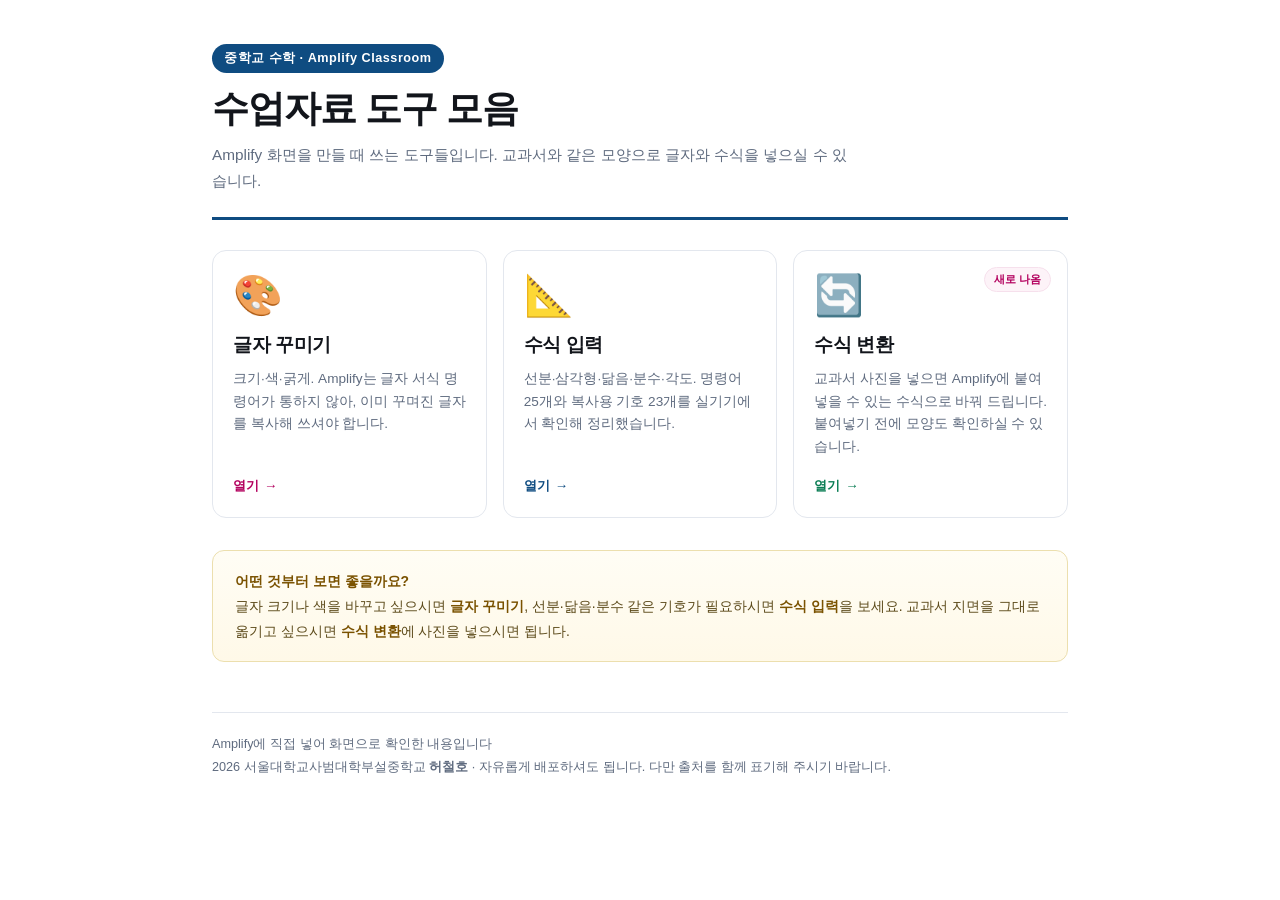
<file: index.html>
<!doctype html><html lang="ko"><head><meta charset="utf-8">
<meta name="viewport" content="width=device-width,initial-scale=1">
<meta name="description" content="Amplify Classroom 수업자료를 만들 때 쓰는 도구 모음. 글자 꾸미기, 수식 입력, 교과서 사진 수식 변환. 서울대학교사범대학부설중학교 허철호.">
<title>Amplify 수업자료 도구 모음</title>
<style>
*{box-sizing:border-box}
:root{--ink:#12151b;--muted:#5f6b7f;--line:#e3e7ee;--soft:#f6f8fb;
  --brand:#0f4c81;--accent:#b3005e;--ok:#0a7d54;--warn:#b8860b}
html{-webkit-text-size-adjust:100%}
body{font-family:"Pretendard","Malgun Gothic","맑은 고딕",-apple-system,BlinkMacSystemFont,"Apple SD Gothic Neo",sans-serif;
  max-width:900px;margin:0 auto;padding:0 22px 70px;color:var(--ink);line-height:1.68;font-size:11pt;
  background:#fff;-webkit-font-smoothing:antialiased}

.hero{border-bottom:3px solid var(--brand);padding:44px 0 24px;margin-bottom:30px}
.eyebrow{display:inline-block;background:var(--brand);color:#fff;font-size:9.5pt;font-weight:700;
  letter-spacing:.04em;padding:4px 12px;border-radius:20px;margin-bottom:13px}
h1{font-size:28pt;margin:0 0 10px;letter-spacing:-.03em;font-weight:800;line-height:1.22}
.sub{color:var(--muted);font-size:11.5pt;margin:0;max-width:640px}

.cards{display:grid;grid-template-columns:repeat(3,1fr);gap:16px;margin:26px 0 0}
@media(max-width:820px){.cards{grid-template-columns:1fr}}
.card{display:flex;flex-direction:column;border:1px solid var(--line);border-radius:14px;
  padding:24px 20px 20px;text-decoration:none;color:inherit;background:#fff;
  transition:.16s;position:relative;overflow:hidden}
.card::before{content:"";position:absolute;top:0;left:0;right:0;height:4px;background:var(--c,var(--brand));
  transform:scaleX(0);transform-origin:left;transition:.22s}
.card:hover{border-color:var(--c,var(--brand));transform:translateY(-3px);
  box-shadow:0 8px 22px rgba(15,76,129,.11)}
.card:hover::before{transform:scaleX(1)}
.card .ic{font-size:30pt;line-height:1;margin-bottom:14px}
.card .ti{font-size:14pt;font-weight:800;letter-spacing:-.02em;margin-bottom:7px}
.card .de{font-size:10.2pt;color:var(--muted);line-height:1.68;flex:1;margin-bottom:16px}
.card .go{font-size:10pt;font-weight:700;color:var(--c,var(--brand));display:flex;
  align-items:center;gap:5px}
.card .tag{position:absolute;top:16px;right:16px;font-size:8.5pt;font-weight:700;
  background:#fdf3f8;color:var(--accent);border:1px solid #f6e0ec;padding:2px 9px;border-radius:20px}

.tip{background:linear-gradient(180deg,#fffdf5,#fff9e8);border:1px solid #ecdfae;
  border-radius:12px;padding:18px 22px;margin:32px 0 0;font-size:10.4pt;color:#5c4a1a;line-height:1.78}
.tip b{color:#7a5200}
footer{margin-top:50px;padding-top:20px;border-top:1px solid var(--line);
  font-size:9.5pt;color:var(--muted);line-height:1.8}
footer a{color:var(--brand)}
</style></head><body>

<div class="hero">
  <span class="eyebrow">중학교 수학 · Amplify Classroom</span>
  <h1>수업자료 도구 모음</h1>
  <p class="sub">Amplify 화면을 만들 때 쓰는 도구들입니다. 교과서와 같은 모양으로 글자와 수식을 넣으실 수 있습니다.</p>
</div>

<div class="cards" id="cards"></div>

<div class="tip">
  <b>어떤 것부터 보면 좋을까요?</b><br>
  글자 크기나 색을 바꾸고 싶으시면 <b>글자 꾸미기</b>, 선분·닮음·분수 같은 기호가 필요하시면 <b>수식 입력</b>을 보세요.
  교과서 지면을 그대로 옮기고 싶으시면 <b>수식 변환</b>에 사진을 넣으시면 됩니다.
</div>

<footer>
  Amplify에 직접 넣어 화면으로 확인한 내용입니다<br>
2026 서울대학교사범대학부설중학교 <b>허철호</b> · 자유롭게 배포하셔도 됩니다. 다만 출처를 함께 표기해 주시기 바랍니다.
</footer>

<script>
/* 페이지를 추가하실 때는 아래 배열에 한 줄만 넣으시면 됩니다. */
var PAGES = [
  { icon:"🎨", title:"글자 꾸미기", url:"text.html", color:"#b3005e",
    desc:"크기·색·굵게. Amplify는 글자 서식 명령어가 통하지 않아, 이미 꾸며진 글자를 복사해 쓰셔야 합니다." },
  { icon:"📐", title:"수식 입력", url:"math.html", color:"#0f4c81",
    desc:"선분·삼각형·닮음·분수·각도. 명령어 25개와 복사용 기호 23개를 실기기에서 확인해 정리했습니다." },
  { icon:"🔄", title:"수식 변환", url:"convert.html", color:"#0a7d54", tag:"새로 나옴",
    desc:"교과서 사진을 넣으면 Amplify에 붙여넣을 수 있는 수식으로 바꿔 드립니다. 붙여넣기 전에 모양도 확인하실 수 있습니다." }
];

var box = document.getElementById('cards');
PAGES.forEach(function(p){
  var a = document.createElement('a');
  a.className = 'card'; a.href = p.url;
  a.style.setProperty('--c', p.color || '#0f4c81');
  a.innerHTML =
    (p.tag ? '<span class="tag">' + p.tag + '</span>' : '') +
    '<div class="ic">' + p.icon + '</div>' +
    '<div class="ti">' + p.title + '</div>' +
    '<div class="de">' + p.desc + '</div>' +
    '<div class="go">열기 <span>→</span></div>';
  box.appendChild(a);
});
</script>
</body></html>
</file>
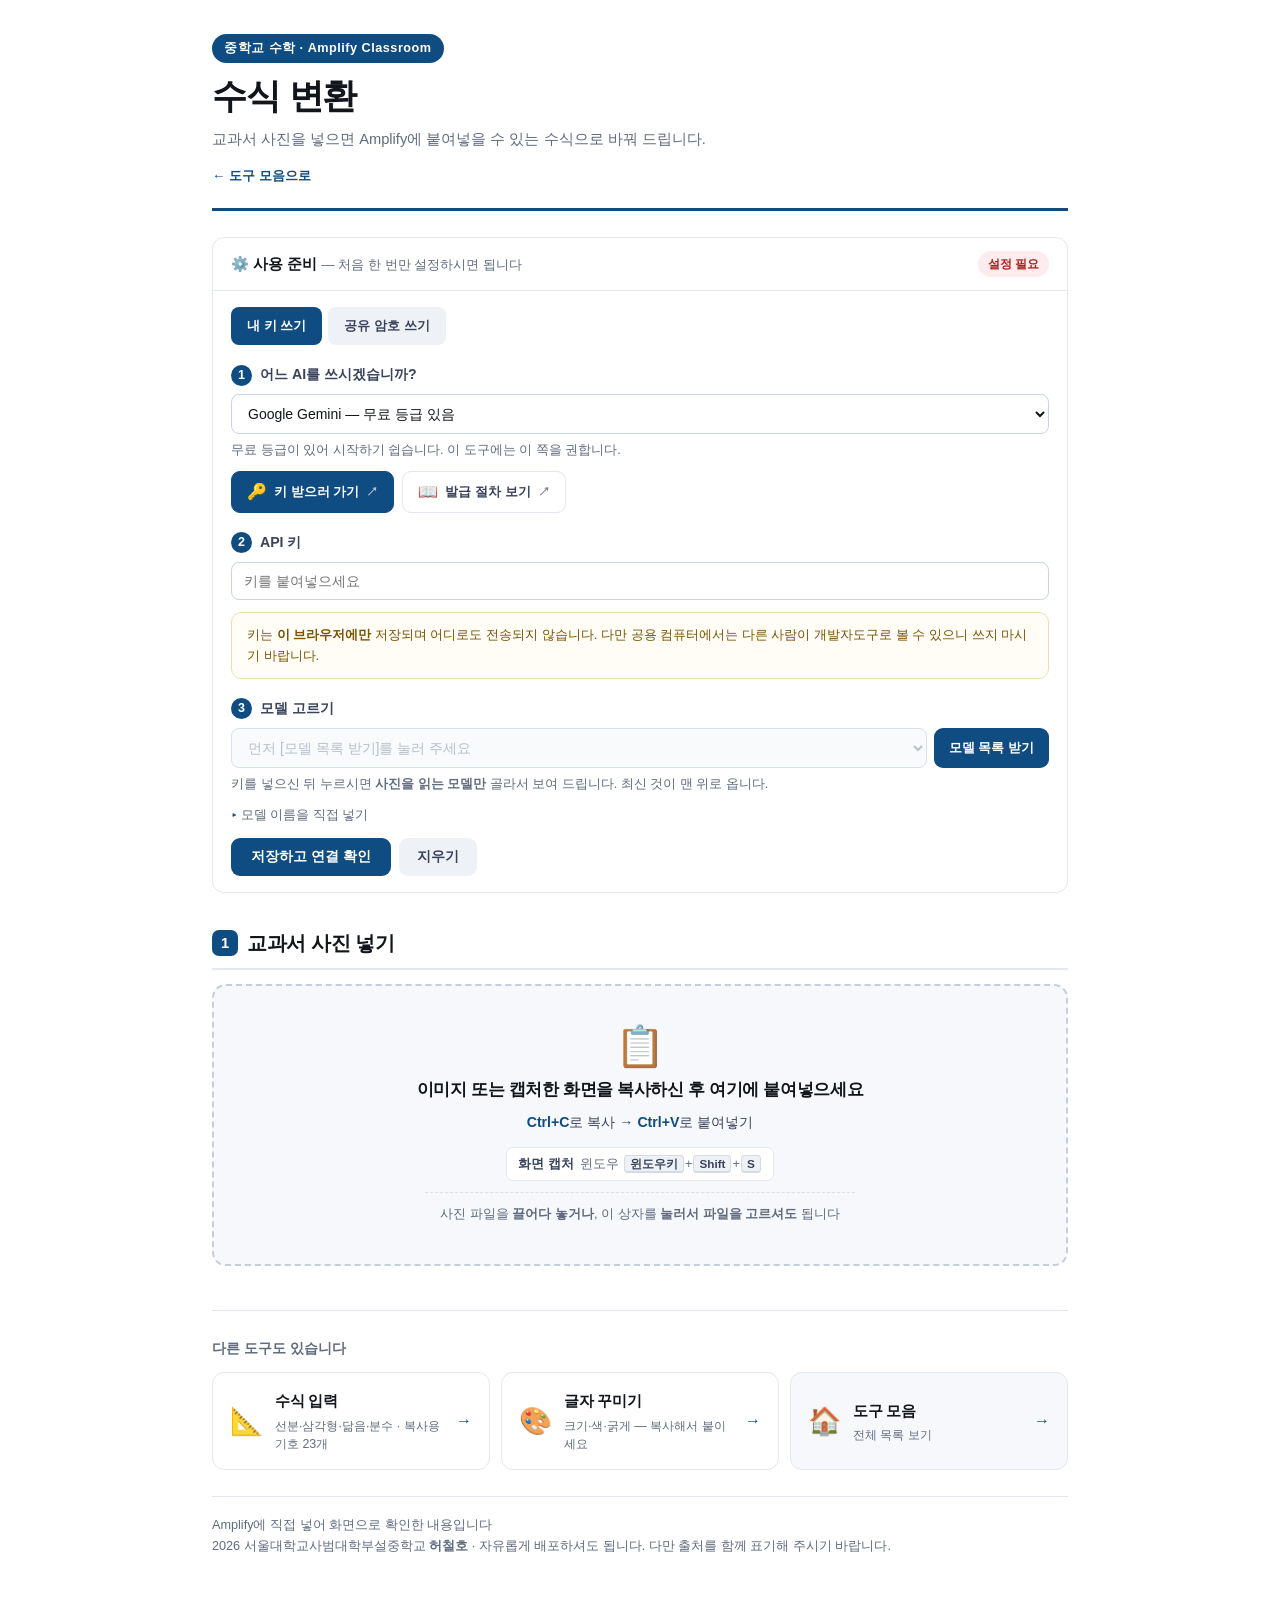
<file: convert.html>
<!doctype html><html lang="ko"><head><meta charset="utf-8">
<meta name="viewport" content="width=device-width,initial-scale=1">
<meta name="description" content="교과서 사진을 Amplify Classroom 수식으로 바꿔 줍니다. 서울대학교사범대학부설중학교 허철호.">
<title>수식 변환 — 교과서 사진을 Amplify 수식으로</title>
<link rel="stylesheet" href="lib/mathquill.css">
<style>
*{box-sizing:border-box}
:root{--ink:#12151b;--muted:#5f6b7f;--line:#e3e7ee;--soft:#f6f8fb;
  --brand:#0f4c81;--accent:#b3005e;--ok:#0a7d54;--warn:#b8860b}
html{-webkit-text-size-adjust:100%}
body{font-family:"Pretendard","Malgun Gothic","맑은 고딕",-apple-system,BlinkMacSystemFont,"Apple SD Gothic Neo",sans-serif;
  max-width:900px;margin:0 auto;padding:0 22px 60px;color:var(--ink);line-height:1.68;font-size:11pt;
  background:#fff;-webkit-font-smoothing:antialiased}
.hero{border-bottom:3px solid var(--brand);padding:34px 0 20px;margin-bottom:26px}
.eyebrow{display:inline-block;background:var(--brand);color:#fff;font-size:9.5pt;font-weight:700;
  letter-spacing:.04em;padding:4px 12px;border-radius:20px;margin-bottom:12px}
h1{font-size:26pt;margin:0 0 8px;letter-spacing:-.03em;font-weight:800;line-height:1.25}
.sub{color:var(--muted);font-size:11pt;margin:0}
.home{display:inline-block;margin-top:14px;font-size:10pt;color:var(--brand);text-decoration:none;font-weight:600}
.home:hover{text-decoration:underline}
h2{font-size:15pt;font-weight:800;letter-spacing:-.02em;margin:34px 0 12px;
  padding-bottom:8px;border-bottom:2px solid var(--line)}
h2 .n{display:inline-block;width:26px;height:26px;border-radius:7px;color:#fff;background:var(--brand);
  font-size:11pt;text-align:center;line-height:26px;margin-right:9px;vertical-align:2px}

/* 이미지 놓는 자리 */
#drop{border:2.5px dashed #c3cede;border-radius:14px;background:var(--soft);padding:40px 24px;
  text-align:center;cursor:pointer;transition:.15s;margin:14px 0}
#drop:hover,#drop.over{border-color:var(--brand);background:#eef4fb}
#drop .big{font-size:30pt;line-height:1;margin-bottom:10px}
#drop .t1{font-size:12.5pt;font-weight:700;margin-bottom:7px;letter-spacing:-.02em}
#drop .t2{font-size:10.6pt;color:#39435c;margin-bottom:12px}
#drop .t2 b{color:var(--brand)}
#drop .t3{font-size:9.6pt;color:var(--muted);margin-bottom:11px;
  display:flex;gap:9px;justify-content:center;flex-wrap:wrap}
#drop .t3 span{background:#fff;border:1px solid var(--line);border-radius:7px;padding:5px 11px}
#drop .t3 b{color:#39435c;margin-right:3px}
#drop kbd{font-family:inherit;font-size:8.8pt;background:#eef1f6;border:1px solid #d4dbe6;
  border-bottom-width:2px;border-radius:4px;padding:1px 5px;margin:0 1px;color:#39435c;font-weight:700}
#drop .t4{font-size:9.6pt;color:var(--muted);padding-top:10px;border-top:1px dashed #d9e0ea;
  max-width:430px;margin:0 auto}
/* 쓰시는 컴퓨터에 맞는 안내만 보여 준다 */
body.is-mac #drop .w, body:not(.is-mac) #drop .m{display:none}
body:not(.is-mac) #drop .mac{display:none}
#preview{display:none;margin:14px 0}
#preview img{max-width:100%;border:1px solid var(--line);border-radius:10px;display:block}
.pbar{display:flex;gap:8px;align-items:center;margin-top:10px;flex-wrap:wrap}

button{font-family:inherit;font-size:10.5pt;font-weight:700;border:0;border-radius:9px;
  padding:10px 18px;cursor:pointer;transition:.12s}
button:active:not(:disabled){transform:translateY(1px)}
button:disabled{opacity:.5;cursor:progress}
.b-go{background:var(--brand);color:#fff;font-size:12pt;padding:13px 30px}
.b-go:hover:not(:disabled){background:#0c3e६a;filter:brightness(1.12)}
.b-sub{background:#eef1f6;color:#39435c}
.b-sub:hover:not(:disabled){background:#e2e7ef}
.b-copy{background:var(--ok);color:#fff}
.b-copy:hover:not(:disabled){filter:brightness(1.12)}

/* 결과 */
#result{display:none;margin-top:8px}
.rgrid{display:grid;grid-template-columns:1fr 1fr;gap:16px;margin-top:12px}
@media(max-width:760px){.rgrid{grid-template-columns:1fr}}
.pane{border:1px solid var(--line);border-radius:12px;overflow:hidden;background:#fff}
.pane>.ph{background:var(--soft);padding:9px 14px;font-size:10pt;font-weight:700;color:var(--muted);
  border-bottom:1px solid var(--line);display:flex;justify-content:space-between;align-items:center;gap:8px}
#code{width:100%;min-height:300px;border:0;padding:14px;font-family:"D2Coding","SF Mono",ui-monospace,Consolas,monospace;
  font-size:10pt;line-height:1.95;resize:vertical;outline:none;color:var(--ink);background:#fff}
#render{padding:16px;min-height:300px;font-size:12pt;line-height:2.45;overflow-x:auto}
#render .mq{font-size:16pt}
.hintbar{font-size:9.5pt;color:var(--muted);margin-top:8px;line-height:1.6}

/* 상태 */
#status{margin:14px 0;padding:12px 16px;border-radius:10px;font-size:10.5pt;display:none}
#status.go{display:block;background:#eef4fb;border:1px solid #c3d9f0;color:var(--brand)}
#status.err{display:block;background:#fdecee;border:1px solid #f3c3c8;color:#b02020}
#status.ok{display:block;background:#e8f6f0;border:1px solid #b6e3ce;color:var(--ok)}

/* 설정 */
details.setup{border:1px solid var(--line);border-radius:12px;margin:18px 0;background:#fff}
details.setup>summary{padding:13px 18px;cursor:pointer;font-weight:700;font-size:11pt;list-style:none;
  display:flex;justify-content:space-between;align-items:center;gap:10px}
details.setup>summary::-webkit-details-marker{display:none}
details.setup>summary:hover{background:var(--soft)}
details.setup[open]>summary{border-bottom:1px solid var(--line)}
.sbody{padding:16px 18px}
.badge{font-size:9pt;font-weight:700;padding:3px 10px;border-radius:20px;white-space:nowrap}
.badge.none{background:#fdecee;color:#b02020}
.badge.mine{background:#e8f6f0;color:var(--ok)}
.badge.share{background:#f3ecff;color:#6b3fd4}
.tabs{display:flex;gap:6px;margin-bottom:14px;flex-wrap:wrap}
.tab{padding:8px 16px;border-radius:8px;background:#eef1f6;color:#39435c;font-size:10pt;font-weight:700;cursor:pointer}
.tab.on{background:var(--brand);color:#fff}
.pane2{display:none}.pane2.on{display:block}
label.f{display:block;font-size:10pt;font-weight:700;margin:12px 0 5px;color:#39435c}
input[type=text],input[type=password],select{width:100%;font-family:inherit;font-size:10.5pt;padding:10px 12px;
  border:1px solid #c9d3e4;border-radius:8px;outline:none;background:#fff;color:var(--ink)}
input:focus,select:focus{border-color:var(--brand)}
.note{font-size:9.5pt;color:var(--muted);margin-top:6px;line-height:1.62}
.note a{color:var(--brand)}
.step2{font-size:10.6pt;font-weight:700;margin:18px 0 7px;color:#39435c;display:flex;align-items:center;gap:8px}
.step2 .sn{display:inline-flex;align-items:center;justify-content:center;width:21px;height:21px;
  border-radius:50%;background:var(--brand);color:#fff;font-size:9.4pt;flex:none}
.step2.done .sn{background:var(--ok)}
details.manual{margin-top:10px}
details.manual>summary{font-size:9.6pt;color:var(--muted);cursor:pointer;list-style:none}
details.manual>summary::-webkit-details-marker{display:none}
details.manual>summary::before{content:'▸ ';color:var(--brand)}
details.manual[open]>summary::before{content:'▾ '}
#modelsel{font-family:inherit;font-size:10.5pt;padding:10px 12px;border:1px solid #c9d3e4;
  border-radius:8px;background:#fff;color:var(--ink)}
#modelsel:disabled{background:#f6f8fb;color:#9aa6b8}
.warnnote{background:#fffdf5;border:1px solid #ecdfae;border-radius:9px;padding:9px 13px;
  color:#7a5200;margin-top:7px}
.warnnote b{color:#b8860b}
.smsg{display:none;margin-top:12px;padding:11px 15px;border-radius:9px;font-size:10.2pt;line-height:1.6}
.smsg.ok{display:block;background:#e8f6f0;border:1px solid #b6e3ce;color:var(--ok)}
.smsg.err{display:block;background:#fdecee;border:1px solid #f3c3c8;color:#b02020;word-break:break-word}
.smsg.go{display:block;background:#eef4fb;border:1px solid #c3d9f0;color:var(--brand)}
.warn{background:#fffdf5;border:1px solid #ecdfae;border-radius:10px;padding:11px 15px;margin:12px 0;
  font-size:9.8pt;color:#7a5200;line-height:1.65}
.kbtns{display:flex;gap:8px;flex-wrap:wrap;margin-top:10px}
.kbtn{display:inline-flex;align-items:center;gap:7px;padding:9px 15px;border-radius:9px;
  text-decoration:none;font-size:10pt;font-weight:700;border:1.5px solid var(--line);
  background:#fff;color:#39435c;transition:.14s}
.kbtn:hover{border-color:var(--brand);background:#f6f9fd;transform:translateY(-1px)}
.kbtn.go{background:var(--brand);border-color:var(--brand);color:#fff}
.kbtn.go:hover{filter:brightness(1.13);background:var(--brand)}
.kbtn .ki{font-size:12pt;line-height:1}
.kbtn .ka{opacity:.7;font-size:9pt}
.golinks{margin:44px 0 0;padding-top:26px;border-top:1px solid var(--line)}
.golinks .gt{font-size:10.4pt;font-weight:700;color:var(--muted);margin-bottom:12px}
.golinks .gg{display:grid;grid-template-columns:repeat(3,1fr);gap:11px}
@media(max-width:760px){.golinks .gg{grid-template-columns:1fr}}
.gcard{display:flex;align-items:center;gap:12px;padding:15px 17px;border:1.6px solid var(--line);
  border-radius:12px;text-decoration:none;color:inherit;background:#fff;transition:.15s}
.gcard:hover{border-color:var(--brand);background:#f6f9fd;transform:translateY(-2px);
  box-shadow:0 5px 15px rgba(15,76,129,.10)}
.gcard .gi{font-size:20pt;line-height:1;flex:none}
.gcard .gx{flex:1;display:flex;flex-direction:column;gap:3px;min-width:0}
.gcard .gx b{font-size:11.4pt;letter-spacing:-.02em}
.gcard .gx em{font-style:normal;font-size:9.3pt;color:var(--muted);line-height:1.5}
.gcard .ga{color:var(--brand);font-weight:800;font-size:12pt;flex:none}
.gcard.home2{background:#f6f8fb}
footer{margin-top:26px;padding-top:18px;border-top:1px solid var(--line);font-size:9.5pt;color:var(--muted)}
</style></head><body>

<div class="hero">
  <span class="eyebrow">중학교 수학 · Amplify Classroom</span>
  <h1>수식 변환</h1>
  <p class="sub">교과서 사진을 넣으면 Amplify에 붙여넣을 수 있는 수식으로 바꿔 드립니다.</p>
  <a class="home" href="./">← 도구 모음으로</a>
</div>

<details class="setup" id="setup">
  <summary><span>⚙️ 사용 준비 <span style="font-weight:400;color:var(--muted);font-size:10pt">— 처음 한 번만 설정하시면 됩니다</span></span>
    <span class="badge none" id="badge">설정 필요</span></summary>
  <div class="sbody">
    <div class="tabs">
      <div class="tab on" data-t="mine">내 키 쓰기</div>
      <div class="tab" data-t="share">공유 암호 쓰기</div>
    </div>

    <div class="pane2 on" id="p-mine">
      <div class="step2"><span class="sn">1</span>어느 AI를 쓰시겠습니까?</div>
      <select id="prov"></select>
      <div class="note" id="provnote"></div>
      <div class="kbtns" id="keybtns"></div>

      <div id="customrow" style="display:none">
        <div class="step2"><span class="sn">2</span>Base URL</div>
        <input type="text" id="endpoint" placeholder="https://api.example.com/v1" autocomplete="off" spellcheck="false">
        <div class="note">받으신 주소를 그대로 넣으세요. 뒷부분은 알아서 붙입니다.</div>
      </div>

      <div class="step2"><span class="sn" id="sn-key">2</span>API 키</div>
      <input type="password" id="key" placeholder="키를 붙여넣으세요" autocomplete="off" spellcheck="false">
      <div class="warn">키는 <b>이 브라우저에만</b> 저장되며 어디로도 전송되지 않습니다.
        다만 공용 컴퓨터에서는 다른 사람이 개발자도구로 볼 수 있으니 쓰지 마시기 바랍니다.</div>

      <div class="step2"><span class="sn" id="sn-model">3</span>모델 고르기</div>
      <div id="modelrow">
        <div style="display:flex;gap:7px;align-items:stretch">
          <select id="modelsel" style="flex:1"><option value="">먼저 [모델 목록 받기]를 눌러 주세요</option></select>
          <button class="b-go" id="fetchmodels" type="button" style="white-space:nowrap;font-size:9.8pt;padding:0 15px">모델 목록 받기</button>
        </div>
        <div class="note" id="modelnote">키를 넣으신 뒤 누르시면 <b>사진을 읽는 모델만</b> 골라서 보여 드립니다. 최신 것이 맨 위로 옵니다.</div>
        <details class="manual"><summary>모델 이름을 직접 넣기</summary>
          <input type="text" id="model" placeholder="모델 이름" autocomplete="off" spellcheck="false" style="margin-top:8px">
        </details>
      </div>

      <div style="display:flex;gap:8px;flex-wrap:wrap;margin-top:12px">
        <button class="b-go" id="save" style="font-size:10.5pt;padding:10px 20px">저장하고 연결 확인</button>
        <button class="b-sub" id="clear">지우기</button>
      </div>
      <div class="smsg" id="smsg"></div>
    </div>

    <div class="pane2" id="p-share">
      <label class="f">공유 암호</label>
      <input type="password" id="pass" placeholder="전달받은 암호를 입력하세요" autocomplete="off" spellcheck="false">
      <div class="note">암호를 받으셨다면 따로 키를 만들지 않으셔도 됩니다. 키는 서버에만 있어 화면에 드러나지 않습니다.</div>
      <div style="display:flex;gap:8px;flex-wrap:wrap;margin-top:12px">
        <button class="b-go" id="savep" style="font-size:10.5pt;padding:10px 20px">저장</button>
        <button class="b-sub" id="clearp">지우기</button>
      </div>
      <div class="smsg" id="smsgp"></div>
    </div>
  </div>
</details>

<h2><span class="n">1</span>교과서 사진 넣기</h2>
<div id="drop">
  <div class="big">📋</div>
  <div class="t1">이미지 또는 캡처한 화면을 복사하신 후 여기에 붙여넣으세요</div>
  <div class="t2"><b>Ctrl+C</b>로 복사 → <b>Ctrl+V</b>로 붙여넣기 <span class="mac">(맥은 ⌘C → ⌘V)</span></div>
  <div class="t3">
    <span class="w"><b>화면 캡처</b> 윈도우 <kbd>윈도우키</kbd>+<kbd>Shift</kbd>+<kbd>S</kbd></span>
    <span class="m"><b>화면 캡처</b> 맥 <kbd>⌘</kbd>+<kbd>Ctrl</kbd>+<kbd>Shift</kbd>+<kbd>4</kbd></span>
  </div>
  <div class="t4">사진 파일을 <b>끌어다 놓거나</b>, 이 상자를 <b>눌러서 파일을 고르셔도</b> 됩니다</div>
</div>
<input type="file" id="file" accept="image/*" hidden>
<div id="preview">
  <img id="pimg" alt="넣으신 사진">
  <div class="pbar">
    <button class="b-go" id="go">수식으로 바꾸기</button>
    <button class="b-sub" id="del">다른 사진 넣기</button>
  </div>
</div>
<div id="status"></div>

<h2 id="rh" style="display:none"><span class="n">2</span>결과 확인하고 복사하기</h2>
<div id="result">
  <div class="rgrid">
    <div class="pane">
      <div class="ph"><span>복사할 내용</span><button class="b-copy" id="copy" style="font-size:9.5pt;padding:6px 14px">복사</button></div>
      <textarea id="code" spellcheck="false"></textarea>
    </div>
    <div class="pane">
      <div class="ph"><span>Amplify에서 보일 모습</span><span style="font-weight:400;font-size:9pt">실제와 같은 엔진</span></div>
      <div id="render"></div>
    </div>
  </div>
  <div class="hintbar">왼쪽 글을 고치시면 오른쪽이 바로 따라 바뀝니다. 원하는 모양이 되면 <b>복사</b>를 눌러 Amplify에 붙여넣으세요.</div>
</div>

<div class="golinks">
  <div class="gt">다른 도구도 있습니다</div>
  <div class="gg">
    <a class="gcard" href="math.html">
      <span class="gi">📐</span>
      <span class="gx"><b>수식 입력</b><em>선분·삼각형·닮음·분수 · 복사용 기호 23개</em></span>
      <span class="ga">→</span>
    </a>
    <a class="gcard" href="text.html">
      <span class="gi">🎨</span>
      <span class="gx"><b>글자 꾸미기</b><em>크기·색·굵게 — 복사해서 붙이세요</em></span>
      <span class="ga">→</span>
    </a>
    <a class="gcard home2" href="./">
      <span class="gi">🏠</span>
      <span class="gx"><b>도구 모음</b><em>전체 목록 보기</em></span>
      <span class="ga">→</span>
    </a>
  </div>
</div>

<footer>
  Amplify에 직접 넣어 화면으로 확인한 내용입니다<br>
2026 서울대학교사범대학부설중학교 <b>허철호</b> · 자유롭게 배포하셔도 됩니다. 다만 출처를 함께 표기해 주시기 바랍니다.
</footer>

<script src="lib/jquery.min.js"></script>
<script src="lib/mathquill.js"></script>
<script src="shared-config.js" onerror="window.__noShare=1"></script>
<script>
(function(){
'use strict';
var PROMPT = "당신은 중학교 수학 교과서 지면을 Amplify Classroom(Desmos)에 넣을 수 있는 형태로 옮기는 일을 합니다.\n이미지에 보이는 수학 내용을 아래 규칙에 따라 그대로 옮겨 주세요.\n\n[가장 중요한 원칙]\n1. 수식은 앞뒤를 백틱(`)으로 감쌉니다.\n2. 기본은 LaTeX 문법입니다. 다만 교과서와 모양이 다른 기호는 명령어 대신 특수문자를 수식 안에 직접 넣습니다.\n3. 이미지에 있는 내용만 옮깁니다. 없는 것을 지어내지 않고, 있는 것을 빠뜨리지 않습니다.\n4. 한글 설명은 백틱 밖에 그대로 둡니다. 수식만 백틱으로 감쌉니다.\n\n[명령어로 쓰는 것]\n선분 \\overline{\\mathrm{AB}} · 아랫줄 \\underline{} · 직선 \\overleftrightarrow{\\mathrm{PQ}} · 호 \\overarc{\\mathrm{AB}}\n삼각형 \\triangle · 각 \\angle · 도 \\degree · 수직 \\perp · 평행사변형 \\parallelogram · 원 \\bigcirc\n분수 \\frac{}{} · 제곱근 \\sqrt{} · 세제곱근 \\sqrt[3]{} · 지수 ^2 ^{10} · 아래첨자 _1 _{12}\n\\neq \\leq \\geq · \\pm \\mp · \\times \\div \\cdot · \\infty · \\to\n굵게 \\mathbf{} · 색 \\textcolor{red}{} 또는 \\textcolor{#2f6bd8}{}\n비례식은 콜론을 그대로 씁니다: `2:3` 또는 `c\\ :\\ a\\ =\\ a\\ :\\ b`\n\n[반드시 특수문자를 직접 넣는 것 — 명령어를 쓰면 안 됩니다]\n닮음 ∽   (\\sim, \\backsim 금지 — 물결표라 교과서와 다릅니다)\n합동 ≡   (\\equiv 금지 — 렌더되지 않습니다)\n평행 ⫽   (\\parallel 금지 — 곧은 두 줄이라 교과서와 다릅니다)\n따라서 ∴  왜냐하면 ∵  함의 ⇒  동치 ⇔  근삿값 ≒  비례 ∝\n\n[렌더되지 않으므로 쓰지 말 것]\n\\therefore \\because \\Rightarrow \\Leftrightarrow \\equiv \\ldots \\cdots \\propto \\bot \\backsim \\text{} \\underbrace{} \\quad \\lim \\cbrt\n\\dfrac \\cfrac 는 \\frac 과 크기가 같으므로 \\frac 만 씁니다.\n\n[꼭짓점 글자]\nA, B, C 같은 점 이름은 반드시 \\mathrm{} 으로 감쌉니다. 쓰지 않으면 이탤릭이라 교과서 표기와 다릅니다.\n예: \\triangle\\mathrm{ABC}, \\angle\\mathrm{ACB}, \\overline{\\mathrm{BD}}\n단, a b c x y 같은 변·변수 문자는 \\mathrm 을 쓰지 않습니다(교과서도 이탤릭입니다).\n\n[공백 \\ (백슬래시+공백)]\n특수문자(∽ ≡ ⫽ ∴ ∵ ⇒) 앞뒤 → 반드시 넣습니다. 없으면 글자가 달라붙습니다.\n등호 = 와 비례식 콜론 : 앞뒤 → 넣습니다.\n+ − × ÷ → 넣지 않습니다. 자동으로 벌어집니다.\n\n[백틱 밖에 두는 것]\n말줄임표(…… ①), (AA 닮음) 같은 한글 괄호 설명, 번호표는 수식이 아니므로 백틱 밖에 둡니다.\n\\text{} 가 렌더되지 않으므로 수식 안에 한글을 넣지 마세요.\n\n[출력 형식]\n- 교과서의 줄바꿈과 들여쓰기를 그대로 살립니다.\n- 설명, 머리말, 코드펜스(```) 없이 변환 결과만 출력합니다.\n- 이미지에 수학 내용이 없으면 \"이미지에서 수학 내용을 찾지 못했습니다.\"라고만 답합니다.";
var GUIDE=window.GUIDE_URL||'https://juneywooky.notion.site/Gemini-API-3d8cd3403dc38142aff2c200dc32390a';
var K='dtg_conv_v3';
var cfg={mode:'mine',prov:'gemini',key:'',pass:'',model:'',endpoint:''};

/* 브라우저에서 직접 부를 수 있는 곳만 넣었다 (CORS 실측 확인 2026-09-11).
   모델은 자주 바뀌므로 기본값만 두고, 바꾸실 수 있게 칸을 열어 두었다. */
var PROV = {
  gemini:{ name:'Google Gemini', tag:'무료 등급 있음', model:'gemini-3.7-flash', kind:'gemini',
    list:'https://generativelanguage.googleapis.com/v1beta/models',
    url:'https://aistudio.google.com/apikey', note:'무료 등급이 있어 시작하기 쉽습니다. 이 도구에는 이 쪽을 권합니다.' },
  openai:{ name:'OpenAI (ChatGPT)', model:'gpt-5.5', kind:'openai',
    ep:'https://api.openai.com/v1/chat/completions',
    list:'https://api.openai.com/v1/models',
    url:'https://platform.openai.com/api-keys', note:'유료입니다.' },
  claude:{ name:'Anthropic Claude', model:'claude-sonnet-5', kind:'claude',
    url:'https://console.anthropic.com/settings/keys', note:'유료입니다.' },
  custom:{ name:'직접 입력 (학교·기관에서 받은 주소)', model:'', kind:'openai', ep:'', custom:true,
    note:'학교나 기관에서 API 주소를 받으셨다면 여기에 넣어 쓰실 수 있습니다. OpenAI와 같은 형식이면 됩니다.' }
};
try{var s=JSON.parse(localStorage.getItem(K)||'null'); if(s)cfg=Object.assign(cfg,s);}catch(e){}

var $=function(id){return document.getElementById(id)};
/* 맥이면 단축키 안내를 맥 것으로 바꾼다 */
if(/Mac|iPhone|iPad/.test(navigator.platform||navigator.userAgent))document.body.classList.add('is-mac');
var MQ=MathQuill.getInterface(2);

/* ── 설정 ── */
function setBadge(){
  var b=$('badge');
  if(cfg.mode==='share'&&cfg.pass){b.className='badge share';b.textContent='공유 암호 사용 중';}
  else if(cfg.mode==='mine'&&cfg.key){b.className='badge mine';
    b.textContent=((PROV[cfg.prov]||{}).name||cfg.prov)+' 연결됨';}
  else {b.className='badge none';b.textContent='설정 필요';}
}
/* 고른 곳에 맞춰 칸을 보여 준다 */
function paintProv(){
  var v=$('prov').value, P=PROV[v]||{};
  $('provnote').className = 'note' + (P.warn?' warnnote':'');
  $('provnote').innerHTML = (P.note||'');
  /* 키를 받으러 가는 길은 눈에 띄어야 한다 — 글자 링크가 아니라 버튼으로 */
  var kb=$('keybtns'); kb.innerHTML='';
  if(P.url){
    kb.innerHTML += '<a class="kbtn go" href="'+P.url+'" target="_blank" rel="noopener">'+
      '<span class="ki">🔑</span><span>키 받으러 가기</span><span class="ka">↗</span></a>';
  }
  if(v==='gemini'){
    kb.innerHTML += '<a class="kbtn" href="'+GUIDE+'" target="_blank" rel="noopener">'+
      '<span class="ki">📖</span><span>발급 절차 보기</span><span class="ka">↗</span></a>';
  }
  kb.style.display = kb.innerHTML ? 'flex' : 'none';
  $('customrow').style.display=P.custom?'block':'none';
  /* 단계 번호는 Base URL 칸이 있느냐에 따라 달라진다 */
  $('sn-key').textContent=P.custom?'3':'2';
  $('sn-model').textContent=P.custom?'4':'3';
  $('model').placeholder=P.model||'모델 이름';
  /* 곳을 바꾸면 찾아 둔 목록은 무효 */
  var sel=$('modelsel');
  sel.innerHTML='<option value="">먼저 [모델 목록 받기]를 눌러 주세요</option>';
  sel.disabled=true;
  $('sn-model').parentNode.classList.remove('done');
}
function ready(){return (cfg.mode==='mine'&&cfg.key)||(cfg.mode==='share'&&cfg.pass);}
function store(){try{localStorage.setItem(K,JSON.stringify(cfg));}catch(e){}}

Array.prototype.forEach.call(document.querySelectorAll('.tab'),function(t){
  t.addEventListener('click',function(){
    Array.prototype.forEach.call(document.querySelectorAll('.tab'),function(x){x.classList.remove('on')});
    t.classList.add('on');
    $('p-mine').classList.toggle('on',t.dataset.t==='mine');
    $('p-share').classList.toggle('on',t.dataset.t==='share');
  });
});
Object.keys(PROV).forEach(function(k){
  var o=document.createElement('option'); o.value=k;
  o.textContent=PROV[k].name + (PROV[k].tag?' — '+PROV[k].tag:'');
  $('prov').appendChild(o);
});
$('prov').addEventListener('change',function(){
  $('model').dataset.auto='1';   /* 곳을 바꾸면 모델도 그 곳 기본값으로 */
  paintProv();
});
$('model').addEventListener('input',function(){this.dataset.auto='0';});

/* 사진을 읽는 것으로 알려진 모델들.
   목록 API 에는 '이미지 가능' 표시가 없어서, 이름으로 골라낸다.
   여기 없는 이름이라도 쓰실 수 있게 '직접 넣기' 칸을 열어 두었다. */
var VISION = [
  /^gemini-/i,                         /* 제미나이는 전 세대가 사진을 읽는다 */
  /^gpt-(4o|4\.1|5|6)/i, /^gpt-4-turbo/i, /^chatgpt-/i, /^o[134]\b/i,
  /^claude-/i,
  /vision|-vl\b|\bvl-|pixtral|llava|internvl|qwen.*-vl/i,
  /^grok-.*vision/i, /^grok-[2-9]/i,
];
/* 이름만 봐도 사진과 무관한 것들 — 목록에서 아예 뺀다 */
var NOTVISION = /embed|embedding|tts|audio|speech|whisper|moderation|rerank|guard|safety|imagen|dall|veo|music|voice|solar|translate|ocr-|-ocr|nano-banana|image-gen|generate-image|codestral|-code\b/i;

function pickVision(ids){
  var seen={}, out=[];
  ids.forEach(function(x){
    if(!x||seen[x])return;
    if(NOTVISION.test(x))return;
    for(var i=0;i<VISION.length;i++) if(VISION[i].test(x)){seen[x]=1;out.push(x);return;}
  });
  return out;
}

async function listModels(P,k){
  var url=listOf(P);
  if(!url)throw new Error('먼저 Base URL 을 넣어 주세요.');
  if(P.kind==='gemini'){
    var r=await fetch(url+'?key='+encodeURIComponent(k)+'&pageSize=1000');
    var d=await r.json();
    if(!r.ok)throw new Error(errOf(d,r.status));
    return (d.models||[])
      .filter(function(m){return (m.supportedGenerationMethods||[]).indexOf('generateContent')>=0})
      .map(function(m){return String(m.name||'').replace(/^models\//,'')});
  }
  var r2=await fetch(url,{headers:{authorization:'Bearer '+k}});
  var d2=await r2.json();
  if(!r2.ok)throw new Error(errOf(d2,r2.status));
  return (d2.data||[]).map(function(m){return m.id}).filter(Boolean);
}

/* 쓰기 좋은 것이 위로 오게 정렬한다.
   ① 대표 계열(flash/pro/sonnet 등) ② 버전이 높은 것 ③ 이름이 짧은 것 */
function newestFirst(ids){
  function ver(x){
    var m=String(x).match(/(\d+)[.\-](\d+)/);
    if(m)return parseFloat(m[1]+'.'+m[2]);
    var n=String(x).match(/(\d+)/);
    return n?parseFloat(n[1]):0;
  }
  function rank(x){
    x=String(x).toLowerCase();
    if(/preview|exp|beta|latest-?\d|-\d{4,}|thinking|lite|mini|nano|small|tiny/.test(x))return 2;
    return 0;   /* 정식·대표 모델 */
  }
  return ids.slice().sort(function(a,b){
    var d=rank(a)-rank(b); if(d)return d;
    d=ver(b)-ver(a);       if(d)return d;
    return a.length-b.length;
  });
}

$('fetchmodels').addEventListener('click',async function(){
  var k=$('key').value.trim();
  if(!k){showSetupMsg('err','먼저 <b>API 키</b>를 넣어 주세요.');return;}
  var P=PROV[$('prov').value]||{};
  cfg.prov=$('prov').value; cfg.key=k; cfg.endpoint=$('endpoint').value.trim();
  if(P.custom&&!cfg.endpoint){showSetupMsg('err','먼저 <b>Base URL</b> 을 넣어 주세요.');return;}

  var sel=$('modelsel'), btn=this, old=btn.textContent;
  btn.disabled=true; btn.textContent='받는 중…';
  sel.disabled=true; sel.innerHTML='<option value="">받는 중…</option>';
  showSetupMsg('go','쓰실 수 있는 모델을 받아 오고 있습니다…');

  try{
    var ids;
    if(P.kind==='claude'){
      ids=['claude-opus-5','claude-sonnet-5','claude-fable-5','claude-haiku-4-5-20251001'];
    } else {
      ids=await listModels(P,k);
    }
    var all=ids.length;
    var vis=newestFirst(pickVision(ids));

    sel.innerHTML='';
    if(vis.length){
      vis.forEach(function(x){var o=document.createElement('option');o.value=x;o.textContent=x;sel.appendChild(o);});
      sel.disabled=false;
      $('model').value=vis[0];
      showSetupMsg('ok','사진을 읽는 모델 <b>'+vis.length+'개</b>를 골라 왔습니다'+
        (all>vis.length?' <span class="muted">(전체 '+all+'개 중)</span>':'')+
        '.<br>맨 위의 <b>'+vis[0]+'</b> 로 골라 두었습니다. 바꾸시려면 목록을 눌러 주세요.');
      $('sn-model').parentNode.classList.add('done');
    } else {
      sel.innerHTML='<option value="">사진을 읽는 모델이 없습니다</option>';
      showSetupMsg('err','받아 온 '+all+'개 중에 사진을 읽는 모델이 없었습니다.'+
        '<br>다른 AI를 고르시거나, <b>모델 이름을 직접 넣기</b>로 넣어 보세요.');
    }
  }catch(e){
    sel.innerHTML='<option value="">받지 못했습니다</option>';
    showSetupMsg('err','모델을 받지 못했습니다 — '+String(e.message||e));
  }
  btn.disabled=false; btn.textContent=old;
});

$('modelsel').addEventListener('change',function(){
  if(this.value){$('model').value=this.value;$('model').dataset.auto='0';}
});

/* 저장하고 연결 확인 */
$('save').addEventListener('click',async function(){
  var k=$('key').value.trim();
  if(!k){showSetupMsg('err','먼저 <b>API 키</b>를 넣어 주세요.');return;}
  var P=PROV[$('prov').value]||{};
  var b=this, old=b.textContent;
  b.disabled=true; b.textContent='확인 중…';
  showSetupMsg('go','연결을 확인하고 있습니다…');

  cfg.mode='mine';
  cfg.prov=$('prov').value;
  cfg.key=k;
  cfg.endpoint=$('endpoint').value.trim();
  cfg.model=$('modelsel').value||$('model').value.trim()||P.model||'';

  if(P.custom&&!cfg.endpoint){
    b.disabled=false;b.textContent=old;
    showSetupMsg('err','먼저 <b>Base URL</b> 을 넣어 주세요.');return;}
  if(!cfg.model){
    b.disabled=false;b.textContent=old;
    showSetupMsg('err','먼저 <b>[모델 목록 받기]</b>를 눌러 모델을 골라 주세요.');return;}

  var r=await test();
  b.disabled=false; b.textContent=old;
  if(r===true){
    store(); setBadge();
    msg('ok','연결되었습니다. 이제 사진을 넣어 주세요.');
    showSetupMsg('ok','✓ <b>'+cfg.model+'</b> 로 연결되었습니다. 아래에서 사진을 넣어 주세요.');
    setTimeout(function(){$('setup').open=false;},1200);
  } else {
    msg('err','연결하지 못했습니다 — '+r);
    showSetupMsg('err','<b>연결하지 못했습니다</b><br>'+r);
  }
});

/* 지우기 */
$('clear').addEventListener('click',function(){
  cfg.key=''; cfg.model=''; cfg.endpoint='';
  $('key').value=''; $('model').value=''; $('endpoint').value='';
  var sel=$('modelsel');
  sel.innerHTML='<option value="">먼저 [모델 목록 받기]를 눌러 주세요</option>';
  sel.disabled=true;
  $('sn-model').parentNode.classList.remove('done');
  store(); setBadge();
  showSetupMsg('ok','지웠습니다.');
});

/* 공유 암호 저장·지우기 */
if($('savep'))$('savep').addEventListener('click',function(){
  var pw=$('pass').value.trim();
  if(!pw){showSetupMsg('err','암호를 입력해 주세요.','smsgp');return;}
  cfg.mode='share'; cfg.pass=pw; store(); setBadge();
  msg('ok','저장했습니다. 이제 사진을 넣어 주세요.');
  showSetupMsg('ok','✓ 저장했습니다. 아래에서 사진을 넣어 주세요.','smsgp');
  setTimeout(function(){$('setup').open=false;},1200);
});
if($('clearp'))$('clearp').addEventListener('click',function(){
  cfg.pass=''; $('pass').value=''; store(); setBadge();
  showSetupMsg('ok','지웠습니다.','smsgp');
});

function msg(k,t){var s=$('status');s.className=k;s.innerHTML=t;}
/* 설정 박스 안에도 결과를 띄운다 — 아래쪽 상태줄은 접힌 상태에선 눈에 안 들어온다 */
function showSetupMsg(k,t,which){var e=$(which||'smsg');if(!e)return;e.className='smsg '+k;e.innerHTML=t;}

/* ── 연결 확인 ── */
async function test(){
  /* 1x1 흰 점 한 장을 보내 본다 — 키뿐 아니라 '이미지를 읽는 모델인가'까지 걸러진다 */
  var PX='iVBORw0KGgoAAAANSUhEUgAAAAEAAAABCAYAAAAfFcSJAAAADUlEQVR42mP8z8BQDwAEhQGAhKmMIQAAAABJRU5ErkJggg==';
  try{
    await callAI('이 그림에 무엇이 있습니까?', {data:PX, mime:'image/png'}, 64);
    return true;
  }catch(e){
    var m=String(e.message||e);
    var esc=m.replace(/&/g,'&amp;').replace(/</g,'&lt;');
    /* 어떤 이유로 실패했는지는 서비스가 준 말을 그대로 보여 준다.
       예전에는 'image' 같은 낱말만 보고 단정했는데, 그러면 진짜 원인이 가려졌다. */
    var hint='';
    if(/does not support|not supported|unsupported|only supports text|text.only/i.test(m)
       && /image|vision|multimodal/i.test(m))
      hint='<br>→ 이 모델은 <b>이미지를 읽지 못하는</b> 것으로 보입니다. <b>[목록 불러오기]</b>로 다른 모델을 골라 보세요.';
    else if(/no longer available|not found|does not exist|decommission|invalid model|unknown model/i.test(m))
      hint='<br>→ <b>[목록 불러오기]</b>를 누르시면 지금 쓰실 수 있는 모델이 나옵니다.';
    else if(/api key|unauthor|invalid_api_key|401|permission/i.test(m))
      hint='<br>→ 키를 다시 확인해 주세요. 앞뒤 공백이 섞이지 않았는지도 보시면 좋습니다.';
    else if(/quota|rate.?limit|429|exceed/i.test(m))
      hint='<br>→ 사용량이 한도에 닿았습니다. 잠시 뒤 다시 해 보세요.';
    return esc + hint;
  }
}

/* 받으신 주소가 Base URL 이든 전체 경로든 모두 받는다 */
/* 서비스마다 오류를 담는 자리가 다르다 — 아는 형태를 모두 뒤진다 */
function errOf(d,status){
  var e=d&&(d.error||d.detail||d.message)||d;
  if(typeof e==='string')return e;
  if(e&&typeof e==='object'){
    if(typeof e.message==='string')return e.message;
    if(e.detail&&typeof e.detail.message==='string')return e.detail.message;
    if(typeof e.error==='string')return e.error;
    try{return JSON.stringify(e).slice(0,300);}catch(x){}
  }
  return '오류 '+status;
}
function baseOf(){
  var u=(cfg.endpoint||'').trim().replace(/\/+$/,'');
  if(!u)return '';
  u=u.replace(/\/chat\/completions$/,'').replace(/\/completions$/,'').replace(/\/models$/,'');
  /* 도메인만 주신 경우에만 /v1 을 붙인다.
     .../v1 이든 .../v1/gateway 든, 경로가 있으면 그대로 둔다
     — 예전에는 /v1 로 끝나지 않으면 /v1 을 덧붙여 404 가 났다 */
  try{
    var pathname=new URL(u).pathname.replace(/\/+$/,'');
    if(!pathname||pathname==='/')u=u.replace(/\/+$/,'')+'/v1';
  }catch(e){}
  return u;
}
function epOf(P){
  if(!P.custom)return P.ep||'';
  var b=baseOf();
  return b?b+'/chat/completions':'';
}
function listOf(P){
  if(P.list)return P.list;
  if(!P.custom)return '';
  var b=baseOf();
  return b?b+'/models':'';
}

/* 한 곳에서 모든 제공자를 부른다 — 새 서비스는 PROV 에 줄만 더하면 된다 */
async function callAI(prompt, im, maxTok){
  var P=PROV[cfg.prov]||{}, kind=P.kind||'openai';
  var model=cfg.model||P.model;
  var ep=epOf(P);

  if(kind==='gemini'){
    var r=await fetch('https://generativelanguage.googleapis.com/v1beta/models/'+
        encodeURIComponent(model)+':generateContent?key='+encodeURIComponent(cfg.key),
      {method:'POST',headers:{'content-type':'application/json'},
       body:JSON.stringify({contents:[{parts:[{text:prompt},
         {inline_data:{mime_type:im.mime,data:im.data}}]}],
         generationConfig:{temperature:0}})});
    var d=await r.json().catch(function(){return{}});
    if(!r.ok)throw new Error((d.error&&d.error.message)||('오류 '+r.status));
    var ps=d.candidates&&d.candidates[0]&&d.candidates[0].content&&d.candidates[0].content.parts;
    return ps?ps.map(function(x){return x.text||''}).join(''):'';
  }

  if(kind==='claude'){
    var r2=await fetch('https://api.anthropic.com/v1/messages',{method:'POST',
      headers:{'content-type':'application/json','x-api-key':cfg.key,'anthropic-version':'2023-06-01',
               'anthropic-dangerous-direct-browser-access':'true'},
      body:JSON.stringify({model:model,max_tokens:maxTok||2000,messages:[{role:'user',content:[
        {type:'image',source:{type:'base64',media_type:im.mime,data:im.data}},
        {type:'text',text:prompt}]}]})});
    var d2=await r2.json().catch(function(){return{}});
    if(!r2.ok)throw new Error((d2.error&&d2.error.message)||('오류 '+r2.status));
    return (d2.content||[]).map(function(x){return x.text||''}).join('');
  }

  /* OpenAI 호환 — OpenAI와 학교·기관에서 받은 주소가 모두 여기로 온다 */
  if(!ep)throw new Error('API 주소가 없습니다.');
  var r3=await fetch(ep,{method:'POST',
    headers:{'content-type':'application/json',authorization:'Bearer '+cfg.key},
    body:JSON.stringify({model:model,temperature:0,max_tokens:maxTok||2000,
      messages:[{role:'user',content:[{type:'text',text:prompt},
        {type:'image_url',image_url:{url:'data:'+im.mime+';base64,'+im.data}}]}]})});
  var d3=await r3.json().catch(function(){return{}});
  if(!r3.ok)throw new Error(errOf(d3,r3.status));
  return (d3.choices&&d3.choices[0]&&d3.choices[0].message&&d3.choices[0].message.content)||'';
}

/* ── 이미지 ── */
var img=null;
function setImg(f){
  if(!f||!/^image\//.test(f.type)){msg('err','이미지 파일만 넣으실 수 있습니다.');return;}
  if(f.size>7*1024*1024){msg('err','사진이 너무 큽니다(7MB 넘음). 필요한 부분만 잘라서 넣어 주세요.');return;}
  var rd=new FileReader();
  rd.onload=function(){
    img={data:rd.result.split(',')[1],mime:f.type};
    $('pimg').src=rd.result;$('preview').style.display='block';$('drop').style.display='none';
    msg('ok','사진을 넣었습니다. <b>수식으로 바꾸기</b>를 눌러 주세요.');
  };
  rd.readAsDataURL(f);
}
$('drop').addEventListener('click',function(){$('file').click()});
$('file').addEventListener('change',function(e){if(e.target.files[0])setImg(e.target.files[0]);e.target.value='';});
$('del').addEventListener('click',function(){
  img=null;$('preview').style.display='none';$('drop').style.display='block';
  $('result').style.display='none';$('rh').style.display='none';$('status').className='';
});
['dragenter','dragover'].forEach(function(n){$('drop').addEventListener(n,function(e){e.preventDefault();this.classList.add('over')})});
['dragleave','drop'].forEach(function(n){$('drop').addEventListener(n,function(e){e.preventDefault();this.classList.remove('over')})});
$('drop').addEventListener('drop',function(e){if(e.dataTransfer.files[0])setImg(e.dataTransfer.files[0])});
document.addEventListener('paste',function(e){
  var it=e.clipboardData&&e.clipboardData.items; if(!it)return;
  for(var i=0;i<it.length;i++) if(it[i].type.indexOf('image')===0){setImg(it[i].getAsFile());e.preventDefault();return;}
});

/* ── 변환 ── */
$('go').addEventListener('click',async function(){
  if(!img){msg('err','먼저 사진을 넣어 주세요.');return;}
  if(!ready()){msg('err','먼저 <b>사용 준비</b>에서 키나 공유 암호를 설정해 주세요.');$('setup').open=true;return;}
  this.disabled=true;var old=this.textContent;this.textContent='바꾸는 중…';
  msg('go','AI가 사진을 읽고 있습니다. 10초쯤 걸립니다…');
  try{
    var text=await convert(function(n,total,sec){
      msg('go','서버가 잠깐 붐빕니다. '+sec+'초 뒤 다시 시도합니다… ('+n+'/'+total+')');
    });
    text=text.replace(/^\s*```[a-z]*\n?/i,'').replace(/```\s*$/,'').trim();
    $('code').value=text; draw();
    $('result').style.display='block';$('rh').style.display='block';
    msg('ok','다 바꿨습니다. 오른쪽에서 모양을 확인하시고 복사해 주세요.');
    $('rh').scrollIntoView({behavior:'smooth',block:'start'});
  }catch(e){
    var m=String(e.message||'변환에 실패했습니다.');
    var esc=m.replace(/&/g,'&amp;').replace(/</g,'&lt;');
    if(isBusy(m)) esc+='<br>→ <b>서버가 붐비고 있습니다.</b> 세 번 더 해 봤지만 안 됐습니다. '+
      '잠시 뒤 <b>[수식으로 바꾸기]</b>를 다시 누르시거나, 다른 모델·다른 AI로 바꿔 보세요.';
    msg('err',esc);
  }
  this.disabled=false;this.textContent=old;
});

/* 잠깐 붐벼서 실패하는 일이 잦다 — 그런 오류면 조금 기다렸다 다시 해 본다 */
function isBusy(m){
  return /high demand|overload|temporar|try again|rate.?limit|quota|resource.?exhaust|unavailable|429|503|529|timeout|deadline|busy/i.test(String(m||''));
}
function wait(ms){return new Promise(function(r){setTimeout(r,ms);});}

async function convertOnce(){
  if(cfg.mode==='share'){
    var r=await fetch(SHARE_ENDPOINT,{method:'POST',headers:{'content-type':'application/json'},
      body:JSON.stringify({password:cfg.pass,prompt:PROMPT,image:img.data,mime:img.mime})});
    var d=await r.json().catch(function(){return{}});
    if(!r.ok)throw new Error(d.error||('오류 '+r.status));
    return d.text||'';
  }
  return await callAI(PROMPT,img,2000);
}

async function convert(onRetry){
  var delays=[2000,5000,10000], last=null;
  for(var i=0;i<=delays.length;i++){
    try{ return await convertOnce(); }
    catch(e){
      last=e;
      if(i===delays.length||!isBusy(e.message))throw e;
      if(onRetry)onRetry(i+1,delays.length,Math.round(delays[i]/1000));
      await wait(delays[i]);
    }
  }
  throw last;
}

/* ── 미리보기 — Amplify와 같은 MathQuill로 그린다 ── */
function draw(){
  var box=$('render'); box.textContent='';
  $('code').value.split('\n').forEach(function(line){
    var row=document.createElement('div');
    if(!line.trim()){row.style.height='1em';box.appendChild(row);return;}
    // 백틱 안은 수식으로, 밖은 글자 그대로
    line.split(/(`[^`]*`)/).forEach(function(piece){
      if(!piece)return;
      if(piece.charAt(0)==='`'&&piece.charAt(piece.length-1)==='`'&&piece.length>1){
        var sp=document.createElement('span'); sp.className='mq'; row.appendChild(sp);
        try{ MQ.StaticMath(sp).latex(piece.slice(1,-1)); }
        catch(e){ sp.textContent=piece; sp.style.color='#b02020'; }
      } else {
        row.appendChild(document.createTextNode(piece));
      }
    });
    box.appendChild(row);
  });
}
var t=null;
$('code').addEventListener('input',function(){clearTimeout(t);t=setTimeout(draw,250);});

$('copy').addEventListener('click',function(){
  var v=$('code').value;
  function done(){var b=$('copy');var o=b.textContent;b.textContent='복사했습니다';setTimeout(function(){b.textContent=o},1600);}
  if(navigator.clipboard&&window.isSecureContext){navigator.clipboard.writeText(v).then(done);}
  else{$('code').select();document.execCommand('copy');done();}
});

/* ── 시작 ── */
var SHARE_ENDPOINT=(window.SHARE_ENDPOINT||'');
if(!SHARE_ENDPOINT){
  // 공유 기능이 아직 연결되지 않았으면 그 탭을 숨긴다
  var st=document.querySelector('.tab[data-t="share"]'); if(st)st.style.display='none';
}

if(!PROV[cfg.prov])cfg.prov='gemini';   /* 없어진 곳(upstage 등)을 쓰고 계셨다면 */
$('prov').value=cfg.prov;
if(cfg.model){
  $('model').value=cfg.model;$('model').dataset.auto='0';
  var so=document.createElement('option');so.value=cfg.model;so.textContent=cfg.model+' (지난번에 쓰신 것)';
  var ms=$('modelsel');ms.innerHTML='';ms.appendChild(so);ms.disabled=false;
}
if(cfg.endpoint)$('endpoint').value=cfg.endpoint;
paintProv();
if(cfg.key)$('key').value=cfg.key;
if(cfg.pass)$('pass').value=cfg.pass;
if(cfg.mode==='share'){var sh=document.querySelector('.tab[data-t="share"]'); if(sh)sh.click();}
setBadge();
if(!ready())$('setup').open=true;
})();
</script>
</body></html>
</file>
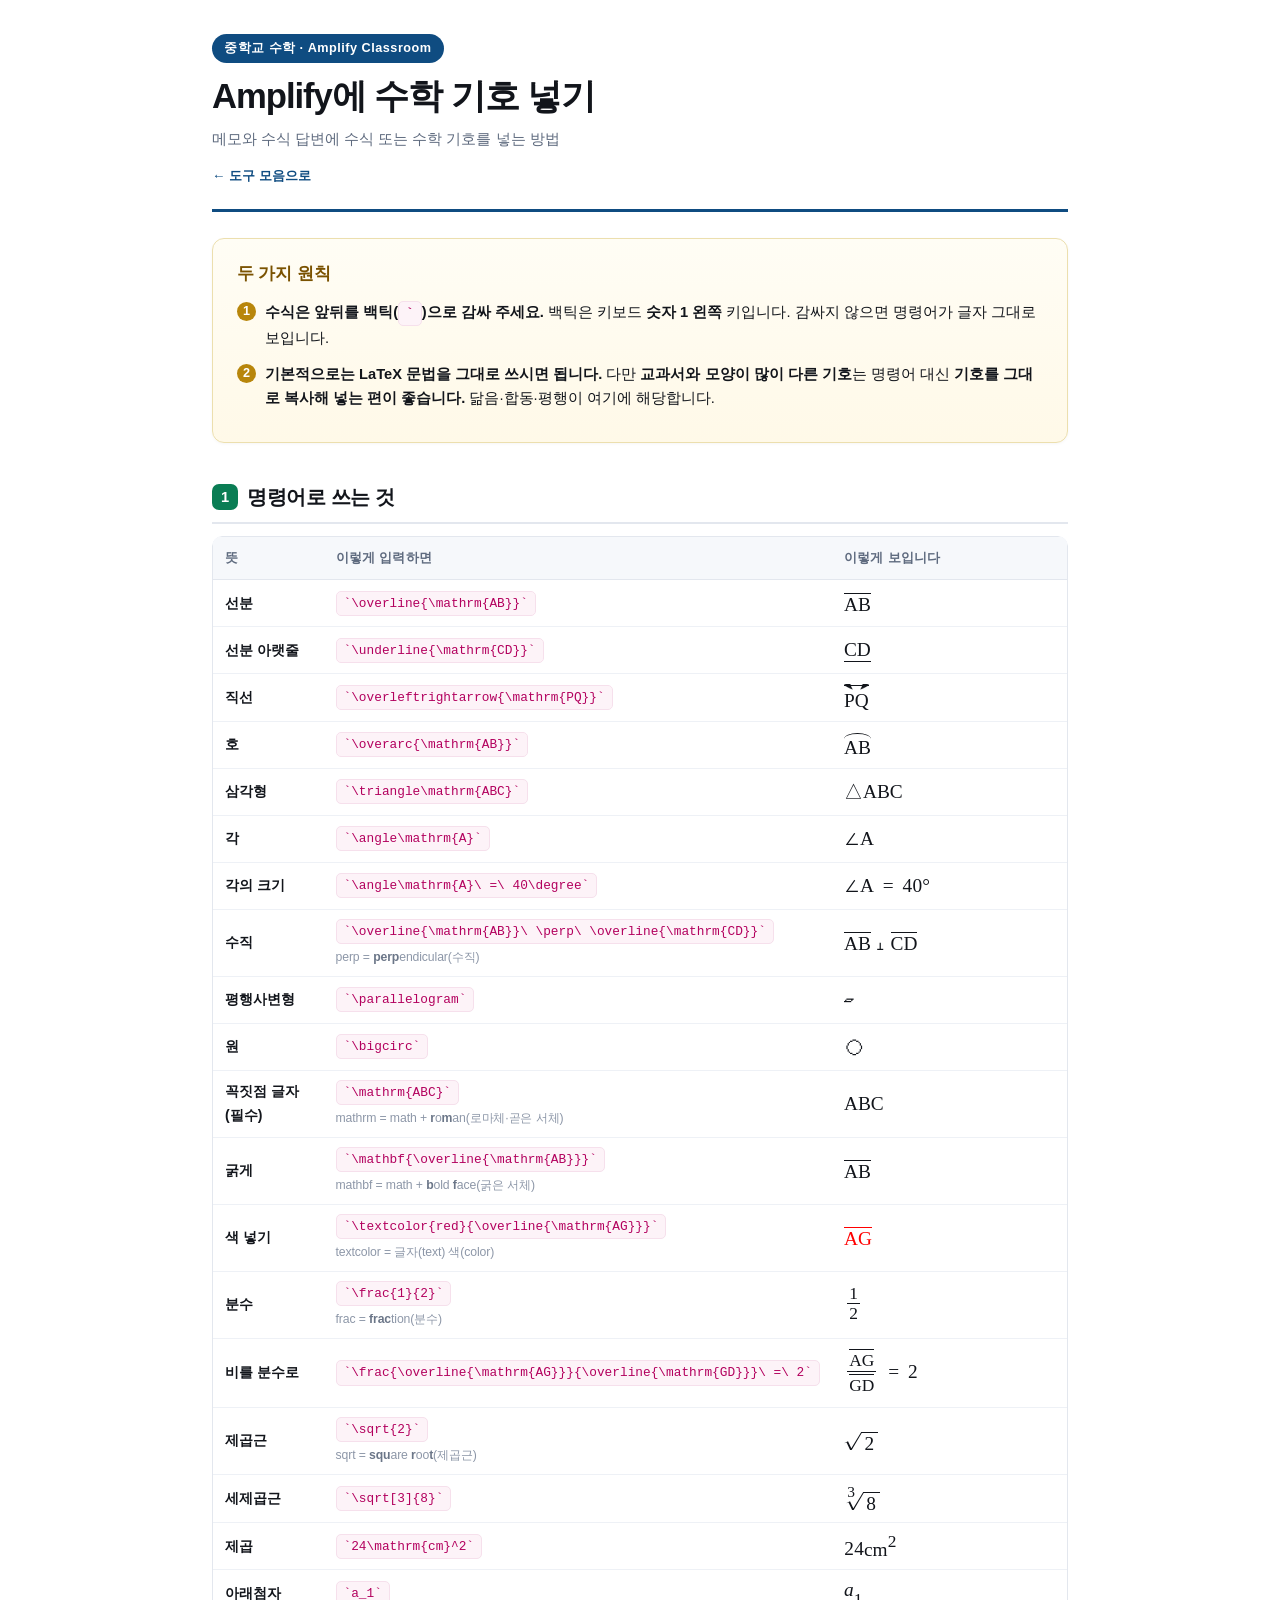
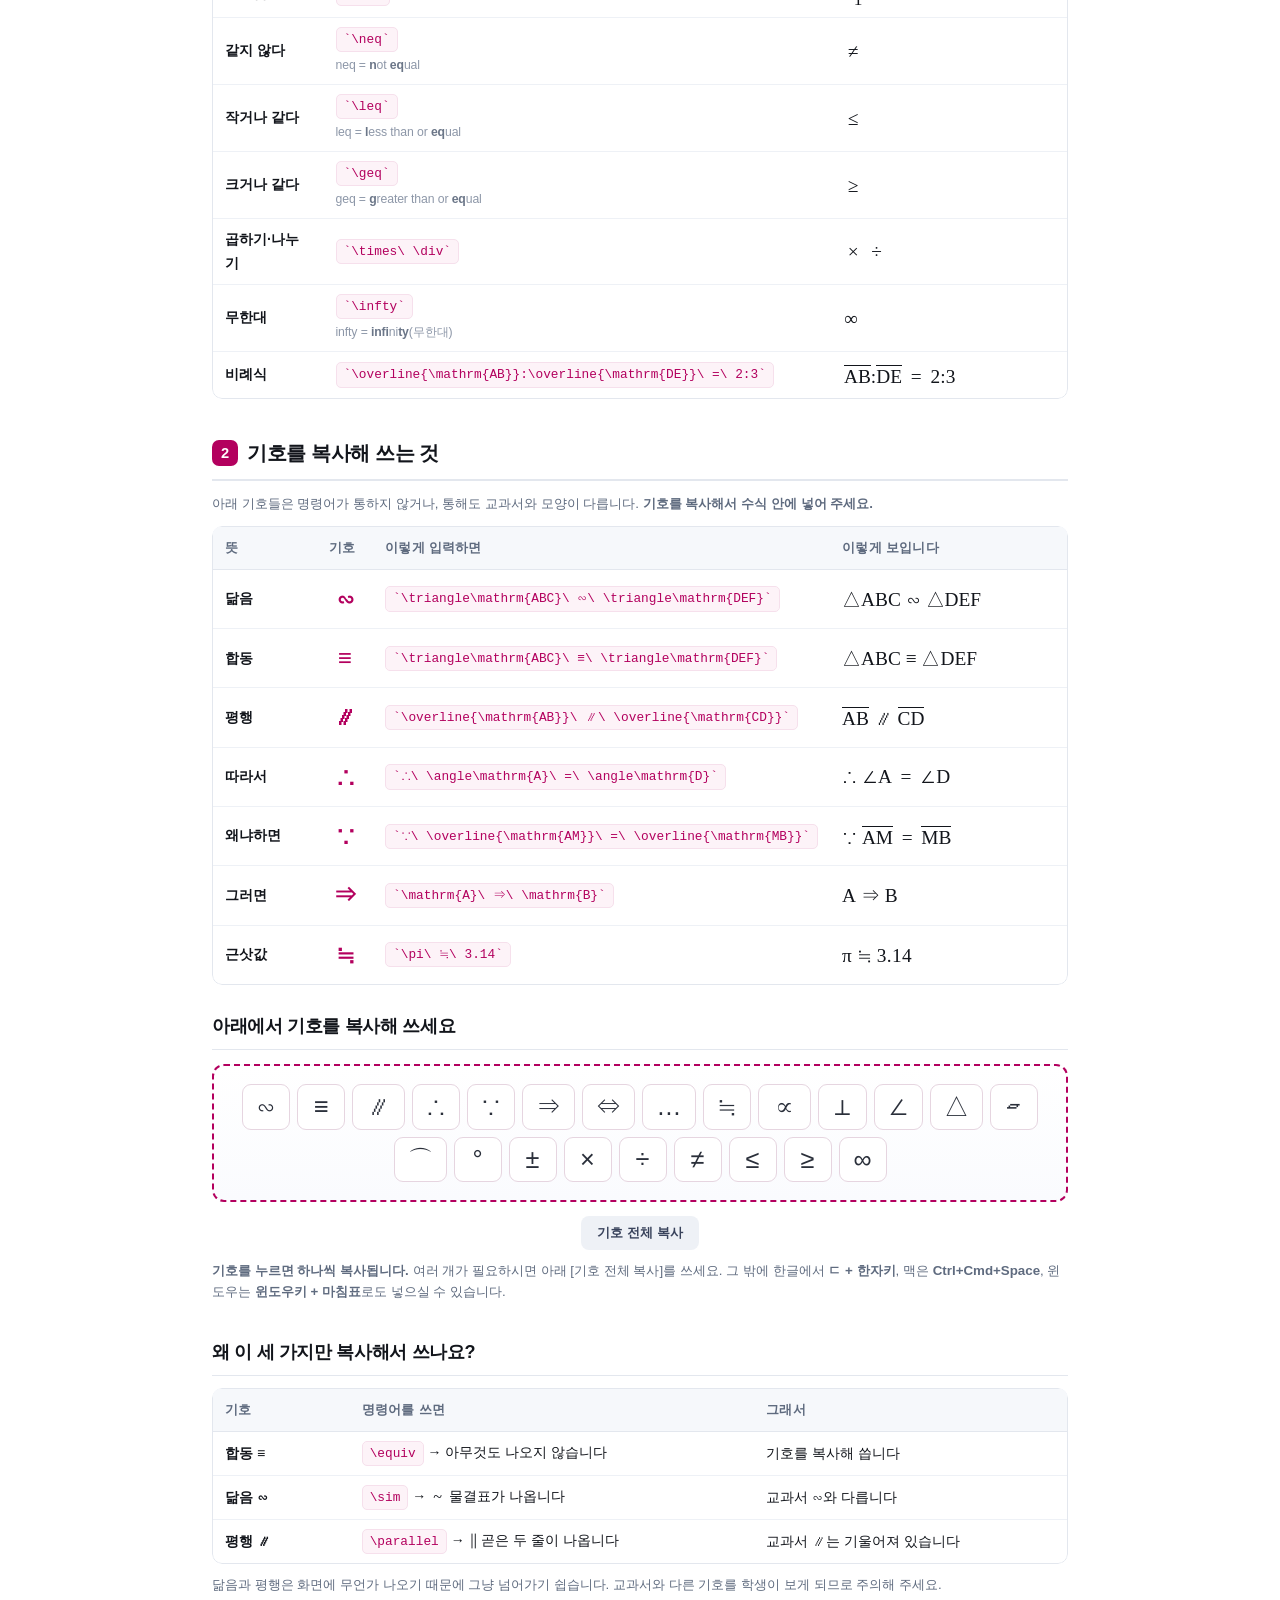
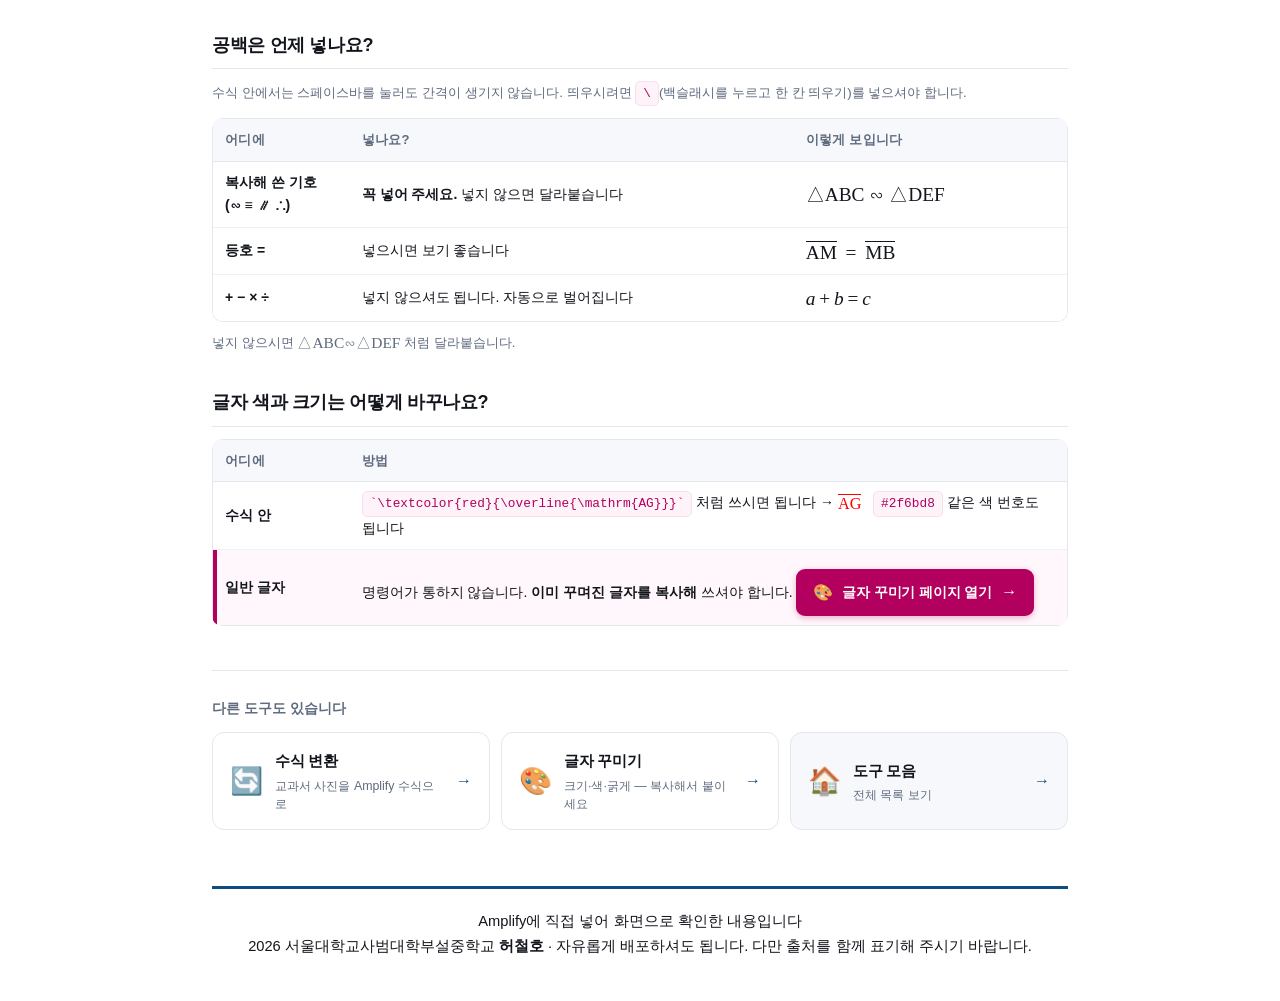
<file: math.html>
<!doctype html><html lang="ko"><head><meta charset="utf-8">
<meta name="viewport" content="width=device-width,initial-scale=1">
<meta name="description" content="Amplify Classroom 메모와 수식 답변에 수학 기호를 넣는 방법. 서울대학교사범대학부설중학교 허철호.">
<title>Amplify 수식 입력 안내</title>
<link rel="stylesheet" href="lib/mathquill.css">
<style>
*{box-sizing:border-box}
:root{
  --ink:#12151b; --muted:#5f6b7f; --line:#e3e7ee; --soft:#f6f8fb;
  --brand:#0f4c81; --accent:#b3005e; --ok:#0a7d54; --warn:#b8860b;
}
html{-webkit-text-size-adjust:100%}
body{font-family:"Pretendard","Malgun Gothic","맑은 고딕",-apple-system,BlinkMacSystemFont,"Apple SD Gothic Neo",sans-serif;
     max-width:900px;margin:0 auto;padding:0 22px 0;color:var(--ink);line-height:1.68;font-size:11pt;
     background:#fff;-webkit-font-smoothing:antialiased}

/* 헤더 */
.hero{border-bottom:3px solid var(--brand);padding:34px 0 20px;margin-bottom:26px}
.eyebrow{display:inline-block;background:var(--brand);color:#fff;font-size:9.5pt;font-weight:700;
         letter-spacing:.04em;padding:4px 12px;border-radius:20px;margin-bottom:12px}
h1{font-size:26pt;margin:0 0 8px;letter-spacing:-.03em;font-weight:800;line-height:1.25}
.sub{color:var(--muted);font-size:11pt;margin:0}

/* 시작 안내 */
.rule{background:linear-gradient(180deg,#fffdf5,#fff9e8);border:1px solid #ecdfae;
      border-radius:12px;padding:20px 24px;margin:22px 0 30px;box-shadow:0 1px 3px rgba(0,0,0,.04)}
.rule h3{margin:0 0 12px;font-size:13pt;color:#7a5200;font-weight:700;letter-spacing:-.01em}
.rule ol{margin:0;padding-left:22px;counter-reset:r;list-style:none}
.rule ol li{margin:11px 0;position:relative;padding-left:6px}
.rule ol li::before{counter-increment:r;content:counter(r);position:absolute;left:-22px;top:2px;
  width:19px;height:19px;background:var(--warn);color:#fff;border-radius:50%;
  font-size:9.5pt;font-weight:700;text-align:center;line-height:19px}

/* 섹션 제목 */
h2{font-size:15pt;font-weight:800;letter-spacing:-.02em;margin:38px 0 12px;
   padding-bottom:8px;border-bottom:2px solid var(--line);color:var(--ink)}
h2 .n{display:inline-block;width:26px;height:26px;border-radius:7px;color:#fff;
      font-size:11pt;text-align:center;line-height:26px;margin-right:9px;vertical-align:2px}
h2.a .n{background:var(--ok)} h2.b .n{background:var(--accent)} h2.c .n{background:var(--brand)}
h2.q{font-size:13.5pt;border-bottom:1px solid var(--line);margin-top:30px}

/* 표 */
table{border-collapse:separate;border-spacing:0;width:100%;margin:12px 0 10px;font-size:10.5pt;
      border:1px solid var(--line);border-radius:10px}
th{background:var(--soft);padding:10px 12px;text-align:left;font-size:9.8pt;font-weight:700;
   color:var(--muted);letter-spacing:.02em;border-bottom:1px solid var(--line)}
td{padding:9px 12px;vertical-align:middle;border-bottom:1px solid #eef1f6}
tbody tr:last-child td{border-bottom:none}
tbody tr:hover{background:#fbfcfe}
tbody tr.hl{background:#fff7fb!important;box-shadow:inset 4px 0 0 var(--accent)}
tbody tr.hl:hover{background:#fff2f8!important}
code{font-family:"D2Coding","SF Mono",ui-monospace,Consolas,monospace;font-size:9.6pt;color:var(--accent);
     background:#fdf3f8;border:1px solid #f6e0ec;padding:2px 7px;border-radius:5px;
     display:inline-block;line-height:1.5;white-space:nowrap}
.c0{width:16%;font-weight:600} .cs{width:7%;font-size:18pt;text-align:center;color:var(--accent);font-weight:600}
.c1{width:45%} .c2{width:32%;font-size:12.5pt}
.why{font-size:9.2pt;color:#8d97a8;margin-top:5px;letter-spacing:-.01em;line-height:1.45}
.why b{color:#6b7688;font-weight:600}
@media print{.why{font-size:8.4pt}}
.tw{overflow-x:auto;-webkit-overflow-scrolling:touch;border-radius:10px;margin:12px 0 10px}
.tw table{margin:0}
a.gobtn{display:inline-flex;align-items:center;gap:9px;margin-top:10px;
  padding:10px 17px;background:var(--accent);color:#fff;border:none;border-radius:9px;
  font-size:10.6pt;font-weight:700;letter-spacing:-.01em;text-decoration:none;
  box-shadow:0 2px 6px rgba(179,0,94,.28);transition:.15s}
a.gobtn:hover{background:#8f004b;box-shadow:0 4px 13px rgba(179,0,94,.4);transform:translateY(-1px)}
a.gobtn .gi{font-size:12pt;line-height:1}
a.gobtn .ga{font-size:12pt;font-weight:800}
.note{font-size:10pt;color:var(--muted);margin:10px 0 0;line-height:1.6}

/* 복사 상자 */
.copybox{background:linear-gradient(180deg,#fff,#fafbfe);border:2px dashed var(--accent);
  border-radius:12px;padding:18px 14px;margin:14px 0;text-align:center;
  display:flex;flex-wrap:wrap;gap:7px;justify-content:center}
/* 기호 하나하나를 눌러서 복사한다 — 예전에는 user-select:all 이라 통째로만 잡혔다 */
.sym{font-size:19pt;line-height:1;color:#2a2f3a;background:#fff;border:1px solid #e6d5e0;
  border-radius:9px;padding:9px 13px;cursor:pointer;font-family:inherit;
  transition:.12s;min-width:48px;position:relative}
.sym:hover{border-color:var(--accent);background:#fff5fa;transform:translateY(-1px)}
.sym:active{transform:translateY(0)}
.sym.done{background:var(--ok);border-color:var(--ok);color:#fff}
.sym::after{content:attr(data-n);position:absolute;left:50%;transform:translateX(-50%);
  bottom:calc(100% + 6px);background:#12151b;color:#fff;font-size:8.5pt;font-family:inherit;
  padding:3px 8px;border-radius:5px;white-space:nowrap;opacity:0;pointer-events:none;transition:.12s}
.sym:hover::after{opacity:1}
.copyall{margin:10px 0 0;text-align:center}
.copyall button{font-family:inherit;font-size:10pt;font-weight:700;background:#eef1f6;color:#39435c;
  border:0;border-radius:8px;padding:8px 16px;cursor:pointer}
.copyall button:hover{background:#e2e7ef}
@media print{.copybox{display:block}.sym{display:inline-block;border:0;padding:2px 6px}.sym::after{display:none}.copyall{display:none}}

a{color:var(--brand);text-decoration:none;border-bottom:1.5px solid #c5d5e8;padding-bottom:1px}
a:hover{border-bottom-color:var(--brand)}
.pagebreak{page-break-before:always;height:0}
.mq-math-mode{font-size:1.16em;border:none!important}
.mq-math-mode .mq-root-block{padding:0}
.tex{display:inline-block}


/* 푸터 */
footer{margin-top:56px;border-top:3px solid var(--brand);padding:20px 0 44px;text-align:center}
footer .fchk{display:inline-block;background:#eaf3ea;color:var(--ok);font-size:9.4pt;font-weight:700;
  padding:4px 13px;border-radius:20px;margin-bottom:14px;letter-spacing:-.01em}
footer .fwho{font-size:12.5pt;color:var(--ink);letter-spacing:-.01em;line-height:1.4}
footer .fwho b{font-weight:800;margin-left:2px}
footer .fyear{color:#9aa3b0;font-weight:600;margin-right:5px}
footer .fbox{margin:18px auto 0;max-width:520px;padding:12px 20px;
  background:var(--soft);border:1px solid var(--line);border-radius:9px;
  font-size:10.2pt;color:var(--muted);line-height:1.6}

@media print{
  body{padding:0;font-size:10pt;max-width:none}
  .hero{padding-top:0} h2{margin-top:20px} .copybox{font-size:16pt;padding:12px}
  tbody tr:hover{background:none} footer{page-break-inside:avoid}
  a{border-bottom:none}
}
@media (max-width:640px){
  body{font-size:10.5pt;padding:0 14px} h1{font-size:20pt}
  code{white-space:normal;word-break:break-all}
  .c0,.c1,.c2,.cs{width:auto} .copybox{font-size:16pt}
}
.home{display:inline-block;margin-top:14px;font-size:10pt;color:var(--brand);text-decoration:none;font-weight:600;border:0}
.home:hover{text-decoration:underline}

.kbtns{display:flex;gap:8px;flex-wrap:wrap;margin-top:10px}
.kbtn{display:inline-flex;align-items:center;gap:7px;padding:9px 15px;border-radius:9px;
  text-decoration:none;font-size:10pt;font-weight:700;border:1.5px solid #e3e7ee;
  background:#fff;color:#39435c;transition:.14s}
.kbtn:hover{border-color:#0f4c81;background:#f6f9fd;transform:translateY(-1px)}
.golinks{margin:44px 0 0;padding-top:26px;border-top:1px solid #e3e7ee}
.golinks .gt{font-size:10.4pt;font-weight:700;color:#5f6b7f;margin-bottom:12px}
.golinks .gg{display:grid;grid-template-columns:repeat(3,1fr);gap:11px}
@media(max-width:760px){.golinks .gg{grid-template-columns:1fr}}
.gcard{display:flex;align-items:center;gap:12px;padding:15px 17px;border:1.6px solid #e3e7ee;
  border-radius:12px;text-decoration:none;color:inherit;background:#fff;transition:.15s}
.gcard:hover{border-color:#0f4c81;background:#f6f9fd;transform:translateY(-2px);
  box-shadow:0 5px 15px rgba(15,76,129,.10)}
.gcard .gi{font-size:20pt;line-height:1;flex:none}
.gcard .gx{flex:1;display:flex;flex-direction:column;gap:3px;min-width:0}
.gcard .gx b{font-size:11.4pt;letter-spacing:-.02em}
.gcard .gx em{font-style:normal;font-size:9.3pt;color:#5f6b7f;line-height:1.5}
.gcard .ga{color:#0f4c81;font-weight:800;font-size:12pt;flex:none}
.gcard.home2{background:#f6f8fb}
@media print{.golinks{display:none}}
</style></head><body>

<div class="hero">
<span class="eyebrow">중학교 수학 · Amplify Classroom</span>
<h1>Amplify에 수학 기호 넣기</h1>
<p class="sub">메모와 수식 답변에 수식 또는 수학 기호를 넣는 방법</p>
  <a class="home" href="./">← 도구 모음으로</a>
</div>

<div class="rule">
<h3>두 가지 원칙</h3>
<ol>
<li><b>수식은 앞뒤를 백틱(<code>`</code>)으로 감싸 주세요.</b>
    백틱은 키보드 <b>숫자 1 왼쪽</b> 키입니다. 감싸지 않으면 명령어가 글자 그대로 보입니다.</li>
<li><b>기본적으로는 LaTeX 문법을 그대로 쓰시면 됩니다.</b>
    다만 <b>교과서와 모양이 많이 다른 기호</b>는 명령어 대신
    <b>기호를 그대로 복사해 넣는 편이 좋습니다.</b>
    닮음·합동·평행이 여기에 해당합니다.</li>
</ol>
</div>

<h2 class="a"><span class="n">1</span>명령어로 쓰는 것</h2>
<div class="tw"><table><thead><tr><th>뜻</th><th>이렇게 입력하면</th><th>이렇게 보입니다</th></tr></thead>
<tbody><tr><td class=c0>선분</td><td class=c1><code>`\overline{\mathrm{AB}}`</code></td><td class=c2><span class="tex">\overline{\mathrm{AB}}</span></td></tr><tr><td class=c0>선분 아랫줄</td><td class=c1><code>`\underline{\mathrm{CD}}`</code></td><td class=c2><span class="tex">\underline{\mathrm{CD}}</span></td></tr><tr><td class=c0>직선</td><td class=c1><code>`\overleftrightarrow{\mathrm{PQ}}`</code></td><td class=c2><span class="tex">\overleftrightarrow{\mathrm{PQ}}</span></td></tr><tr><td class=c0>호</td><td class=c1><code>`\overarc{\mathrm{AB}}`</code></td><td class=c2><span class="tex">\overarc{\mathrm{AB}}</span></td></tr><tr><td class=c0>삼각형</td><td class=c1><code>`\triangle\mathrm{ABC}`</code></td><td class=c2><span class="tex">\triangle\mathrm{ABC}</span></td></tr><tr><td class=c0>각</td><td class=c1><code>`\angle\mathrm{A}`</code></td><td class=c2><span class="tex">\angle\mathrm{A}</span></td></tr><tr><td class=c0>각의 크기</td><td class=c1><code>`\angle\mathrm{A}\ =\ 40\degree`</code></td><td class=c2><span class="tex">\angle\mathrm{A}\ =\ 40\degree</span></td></tr><tr><td class=c0>수직</td><td class=c1><code>`\overline{\mathrm{AB}}\ \perp\ \overline{\mathrm{CD}}`</code><div class="why">perp = <b>perp</b>endicular(수직)</div></td><td class=c2><span class="tex">\overline{\mathrm{AB}}\ \perp\ \overline{\mathrm{CD}}</span></td></tr><tr><td class=c0>평행사변형</td><td class=c1><code>`\parallelogram`</code></td><td class=c2><span class="tex">\parallelogram</span></td></tr><tr><td class=c0>원</td><td class=c1><code>`\bigcirc`</code></td><td class=c2><span class="tex">\bigcirc</span></td></tr><tr><td class=c0>꼭짓점 글자(필수)</td><td class=c1><code>`\mathrm{ABC}`</code><div class="why">mathrm = math + <b>r</b>o<b>m</b>an(로마체·곧은 서체)</div></td><td class=c2><span class="tex">\mathrm{ABC}</span></td></tr><tr><td class=c0>굵게</td><td class=c1><code>`\mathbf{\overline{\mathrm{AB}}}`</code><div class="why">mathbf = math + <b>b</b>old <b>f</b>ace(굵은 서체)</div></td><td class=c2><span class="tex">\mathbf{\overline{\mathrm{AB}}}</span></td></tr><tr><td class=c0>색 넣기</td><td class=c1><code>`\textcolor{red}{\overline{\mathrm{AG}}}`</code><div class="why">textcolor = 글자(text) 색(color)</div></td><td class=c2><span class="tex">\textcolor{red}{\overline{\mathrm{AG}}}</span></td></tr><tr><td class=c0>분수</td><td class=c1><code>`\frac{1}{2}`</code><div class="why">frac = <b>frac</b>tion(분수)</div></td><td class=c2><span class="tex">\frac{1}{2}</span></td></tr><tr><td class=c0>비를 분수로</td><td class=c1><code>`\frac{\overline{\mathrm{AG}}}{\overline{\mathrm{GD}}}\ =\ 2`</code></td><td class=c2><span class="tex">\frac{\overline{\mathrm{AG}}}{\overline{\mathrm{GD}}}\ =\ 2</span></td></tr><tr><td class=c0>제곱근</td><td class=c1><code>`\sqrt{2}`</code><div class="why">sqrt = <b>squ</b>are <b>r</b>oo<b>t</b>(제곱근)</div></td><td class=c2><span class="tex">\sqrt{2}</span></td></tr><tr><td class=c0>세제곱근</td><td class=c1><code>`\sqrt[3]{8}`</code></td><td class=c2><span class="tex">\sqrt[3]{8}</span></td></tr><tr><td class=c0>제곱</td><td class=c1><code>`24\mathrm{cm}^2`</code></td><td class=c2><span class="tex">24\mathrm{cm}^2</span></td></tr><tr><td class=c0>아래첨자</td><td class=c1><code>`a_1`</code></td><td class=c2><span class="tex">a_1</span></td></tr><tr><td class=c0>같지 않다</td><td class=c1><code>`\neq`</code><div class="why">neq = <b>n</b>ot <b>eq</b>ual</div></td><td class=c2><span class="tex">\neq</span></td></tr><tr><td class=c0>작거나 같다</td><td class=c1><code>`\leq`</code><div class="why">leq = <b>l</b>ess than or <b>eq</b>ual</div></td><td class=c2><span class="tex">\leq</span></td></tr><tr><td class=c0>크거나 같다</td><td class=c1><code>`\geq`</code><div class="why">geq = <b>g</b>reater than or <b>eq</b>ual</div></td><td class=c2><span class="tex">\geq</span></td></tr><tr><td class=c0>곱하기·나누기</td><td class=c1><code>`\times\ \div`</code></td><td class=c2><span class="tex">\times\ \div</span></td></tr><tr><td class=c0>무한대</td><td class=c1><code>`\infty`</code><div class="why">infty = <b>infi</b>ni<b>ty</b>(무한대)</div></td><td class=c2><span class="tex">\infty</span></td></tr><tr><td class=c0>비례식</td><td class=c1><code>`\overline{\mathrm{AB}}:\overline{\mathrm{DE}}\ =\ 2:3`</code></td><td class=c2><span class="tex">\overline{\mathrm{AB}}:\overline{\mathrm{DE}}\ =\ 2:3</span></td></tr></tbody></table></div>

<h2 class="b"><span class="n">2</span>기호를 복사해 쓰는 것</h2>
<p class="note">아래 기호들은 명령어가 통하지 않거나, 통해도 교과서와 모양이 다릅니다.
<b>기호를 복사해서 수식 안에 넣어 주세요.</b></p>
<div class="tw"><table><thead><tr><th>뜻</th><th>기호</th><th>이렇게 입력하면</th><th>이렇게 보입니다</th></tr></thead>
<tbody><tr><td class=c0>닮음</td><td class=cs>∽</td><td class=c1><code>`\triangle\mathrm{ABC}\ ∽\ \triangle\mathrm{DEF}`</code></td><td class=c2><span class="tex">\triangle\mathrm{ABC}\ ∽\ \triangle\mathrm{DEF}</span></td></tr><tr><td class=c0>합동</td><td class=cs>≡</td><td class=c1><code>`\triangle\mathrm{ABC}\ ≡\ \triangle\mathrm{DEF}`</code></td><td class=c2><span class="tex">\triangle\mathrm{ABC}\ ≡\ \triangle\mathrm{DEF}</span></td></tr><tr><td class=c0>평행</td><td class=cs>⫽</td><td class=c1><code>`\overline{\mathrm{AB}}\ ⫽\ \overline{\mathrm{CD}}`</code></td><td class=c2><span class="tex">\overline{\mathrm{AB}}\ ⫽\ \overline{\mathrm{CD}}</span></td></tr><tr><td class=c0>따라서</td><td class=cs>∴</td><td class=c1><code>`∴\ \angle\mathrm{A}\ =\ \angle\mathrm{D}`</code></td><td class=c2><span class="tex">∴\ \angle\mathrm{A}\ =\ \angle\mathrm{D}</span></td></tr><tr><td class=c0>왜냐하면</td><td class=cs>∵</td><td class=c1><code>`∵\ \overline{\mathrm{AM}}\ =\ \overline{\mathrm{MB}}`</code></td><td class=c2><span class="tex">∵\ \overline{\mathrm{AM}}\ =\ \overline{\mathrm{MB}}</span></td></tr><tr><td class=c0>그러면</td><td class=cs>⇒</td><td class=c1><code>`\mathrm{A}\ ⇒\ \mathrm{B}`</code></td><td class=c2><span class="tex">\mathrm{A}\ ⇒\ \mathrm{B}</span></td></tr><tr><td class=c0>근삿값</td><td class=cs>≒</td><td class=c1><code>`\pi\ ≒\ 3.14`</code></td><td class=c2><span class="tex">\pi\ ≒\ 3.14</span></td></tr></tbody></table></div>

<h2 class="b q" style="margin-top:26px">아래에서 기호를 복사해 쓰세요</h2>
<div class="copybox"><button class="sym" data-n="닮음">∽</button><button class="sym" data-n="합동">≡</button><button class="sym" data-n="평행">⫽</button><button class="sym" data-n="따라서">∴</button><button class="sym" data-n="왜냐하면">∵</button><button class="sym" data-n="그러면">⇒</button><button class="sym" data-n="동치">⇔</button><button class="sym" data-n="말줄임">…</button><button class="sym" data-n="근삿값">≒</button><button class="sym" data-n="비례">∝</button><button class="sym" data-n="수직">⊥</button><button class="sym" data-n="각">∠</button><button class="sym" data-n="삼각형">△</button><button class="sym" data-n="평행사변형">▱</button><button class="sym" data-n="호">⌒</button><button class="sym" data-n="도">°</button><button class="sym" data-n="플러스마이너스">±</button><button class="sym" data-n="곱하기">×</button><button class="sym" data-n="나누기">÷</button><button class="sym" data-n="같지 않다">≠</button><button class="sym" data-n="작거나 같다">≤</button><button class="sym" data-n="크거나 같다">≥</button><button class="sym" data-n="무한대">∞</button></div>
<div class="copyall"><button id="allsym">기호 전체 복사</button></div>
<p class="note"><b>기호를 누르면 하나씩 복사됩니다.</b> 여러 개가 필요하시면 아래 [기호 전체 복사]를 쓰세요.
그 밖에 한글에서 <b>ㄷ + 한자키</b>, 맥은 <b>Ctrl+Cmd+Space</b>, 윈도우는 <b>윈도우키 + 마침표</b>로도 넣으실 수 있습니다.</p>

<h2 class="b q" style="margin-top:34px">왜 이 세 가지만 복사해서 쓰나요?</h2>
<div class="tw"><table><thead><tr><th>기호</th><th>명령어를 쓰면</th><th>그래서</th></tr></thead><tbody>
<tr><td class=c0>합동 ≡</td><td><code>\equiv</code> → 아무것도 나오지 않습니다</td><td>기호를 복사해 씁니다</td></tr>
<tr><td class=c0>닮음 ∽</td><td><code>\sim</code> → <span class="tex">\sim</span> 물결표가 나옵니다</td><td>교과서 ∽와 다릅니다</td></tr>
<tr><td class=c0>평행 ⫽</td><td><code>\parallel</code> → <span class="tex">\parallel</span> 곧은 두 줄이 나옵니다</td><td>교과서 ⫽는 기울어져 있습니다</td></tr>
</tbody></table></div>
<p class="note">닮음과 평행은 화면에 무언가 나오기 때문에 그냥 넘어가기 쉽습니다.
교과서와 다른 기호를 학생이 보게 되므로 주의해 주세요.</p>

<h2 class="c q" style="margin-top:34px">공백은 언제 넣나요?</h2>
<p class="note" style="margin-bottom:10px">수식 안에서는 스페이스바를 눌러도 간격이 생기지 않습니다.
띄우시려면 <code>\ </code>(백슬래시를 누르고 한 칸 띄우기)를 넣으셔야 합니다.</p>
<div class="tw"><table><thead><tr><th>어디에</th><th>넣나요?</th><th>이렇게 보입니다</th></tr></thead><tbody>
<tr><td class=c0>복사해 쓴 기호<br>(∽ ≡ ⫽ ∴)</td><td><b>꼭 넣어 주세요.</b> 넣지 않으면 달라붙습니다</td>
    <td class=c2><span class="tex">\triangle\mathrm{ABC}\ ∽\ \triangle\mathrm{DEF}</span></td></tr>
<tr><td class=c0>등호 =</td><td>넣으시면 보기 좋습니다</td>
    <td class=c2><span class="tex">\overline{\mathrm{AM}}\ =\ \overline{\mathrm{MB}}</span></td></tr>
<tr><td class=c0>+ − × ÷</td><td>넣지 않으셔도 됩니다. 자동으로 벌어집니다</td>
    <td class=c2><span class="tex">a+b=c</span></td></tr>
</tbody></table></div>
<p class="note">넣지 않으시면 <span class="tex">\triangle\mathrm{ABC}∽\triangle\mathrm{DEF}</span> 처럼 달라붙습니다.</p>



<h2 class="c q" style="margin-top:34px">글자 색과 크기는 어떻게 바꾸나요?</h2>
<div class="tw"><table><thead><tr><th>어디에</th><th>방법</th></tr></thead><tbody>
<tr><td class=c0>수식 안</td>
    <td><code>`\textcolor{red}{\overline{\mathrm{AG}}}`</code> 처럼 쓰시면 됩니다 →
    <span class="tex">\textcolor{red}{\overline{\mathrm{AG}}}</span>
    &nbsp; <code>#2f6bd8</code> 같은 색 번호도 됩니다</td></tr>
<tr class="hl"><td class=c0>일반 글자</td>
    <td>명령어가 통하지 않습니다. <b>이미 꾸며진 글자를 복사해</b> 쓰셔야 합니다.
    <a class="gobtn" href="text.html"><span class="gi">🎨</span><span class="gt">글자 꾸미기 페이지 열기</span><span class="ga">→</span></a></td></tr>
</tbody></table></div>

<div class="golinks">
  <div class="gt">다른 도구도 있습니다</div>
  <div class="gg">
    <a class="gcard" href="convert.html"><span class="gi">🔄</span><span class="gx"><b>수식 변환</b><em>교과서 사진을 Amplify 수식으로</em></span><span class="ga">→</span></a>
    <a class="gcard" href="text.html"><span class="gi">🎨</span><span class="gx"><b>글자 꾸미기</b><em>크기·색·굵게 — 복사해서 붙이세요</em></span><span class="ga">→</span></a>
    <a class="gcard home2" href="./"><span class="gi">🏠</span><span class="gx"><b>도구 모음</b><em>전체 목록 보기</em></span><span class="ga">→</span></a>
  </div>
</div>
<footer>
  Amplify에 직접 넣어 화면으로 확인한 내용입니다<br>
2026 서울대학교사범대학부설중학교 <b>허철호</b> · 자유롭게 배포하셔도 됩니다. 다만 출처를 함께 표기해 주시기 바랍니다.
</footer>

<script src="lib/jquery.min.js"></script>
<script src="lib/mathquill.js"></script>
<script>
var MQ = MathQuill.getInterface(2);
document.querySelectorAll('.tex').forEach(function(el){
  var tex = el.textContent;
  el.textContent = '';
  var f = MQ.StaticMath(el);
  f.latex(tex);
});
</script>
<script>
(function(){
  function copy(t,el){
    function ok(){ if(!el)return; el.classList.add('done'); setTimeout(function(){el.classList.remove('done')},700); }
    if(navigator.clipboard&&window.isSecureContext){navigator.clipboard.writeText(t).then(ok,function(){fallback(t,ok)});}
    else fallback(t,ok);
  }
  function fallback(t,ok){
    var a=document.createElement('textarea');a.value=t;a.style.position='fixed';a.style.opacity='0';
    document.body.appendChild(a);a.select();
    try{document.execCommand('copy');ok();}catch(e){}
    document.body.removeChild(a);
  }
  Array.prototype.forEach.call(document.querySelectorAll('.sym'),function(b){
    b.addEventListener('click',function(){copy(b.textContent,b)});
  });
  var all=document.getElementById('allsym');
  if(all)all.addEventListener('click',function(){
    var t=Array.prototype.map.call(document.querySelectorAll('.sym'),function(b){return b.textContent}).join(' ');
    copy(t);var o=all.textContent;all.textContent='복사했습니다';setTimeout(function(){all.textContent=o},1400);
  });
})();
</script>
</body></html>
</file>
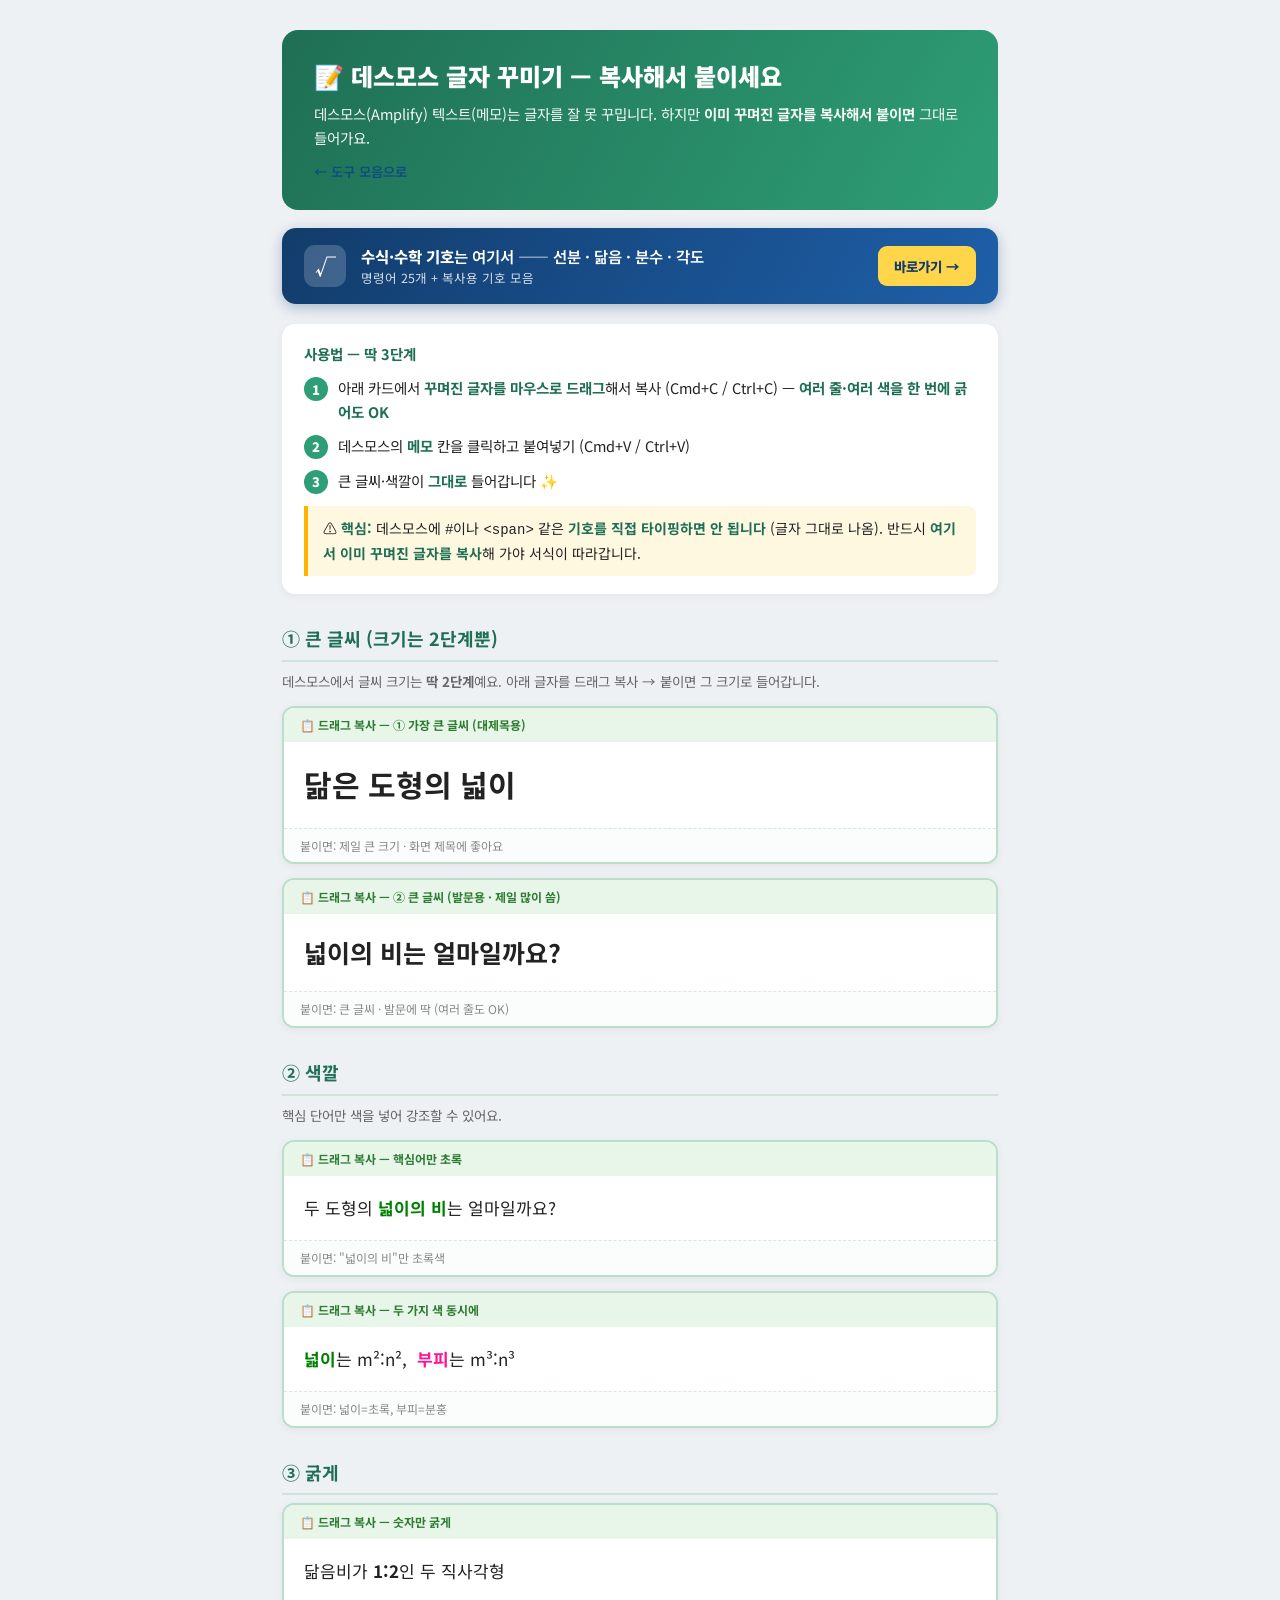
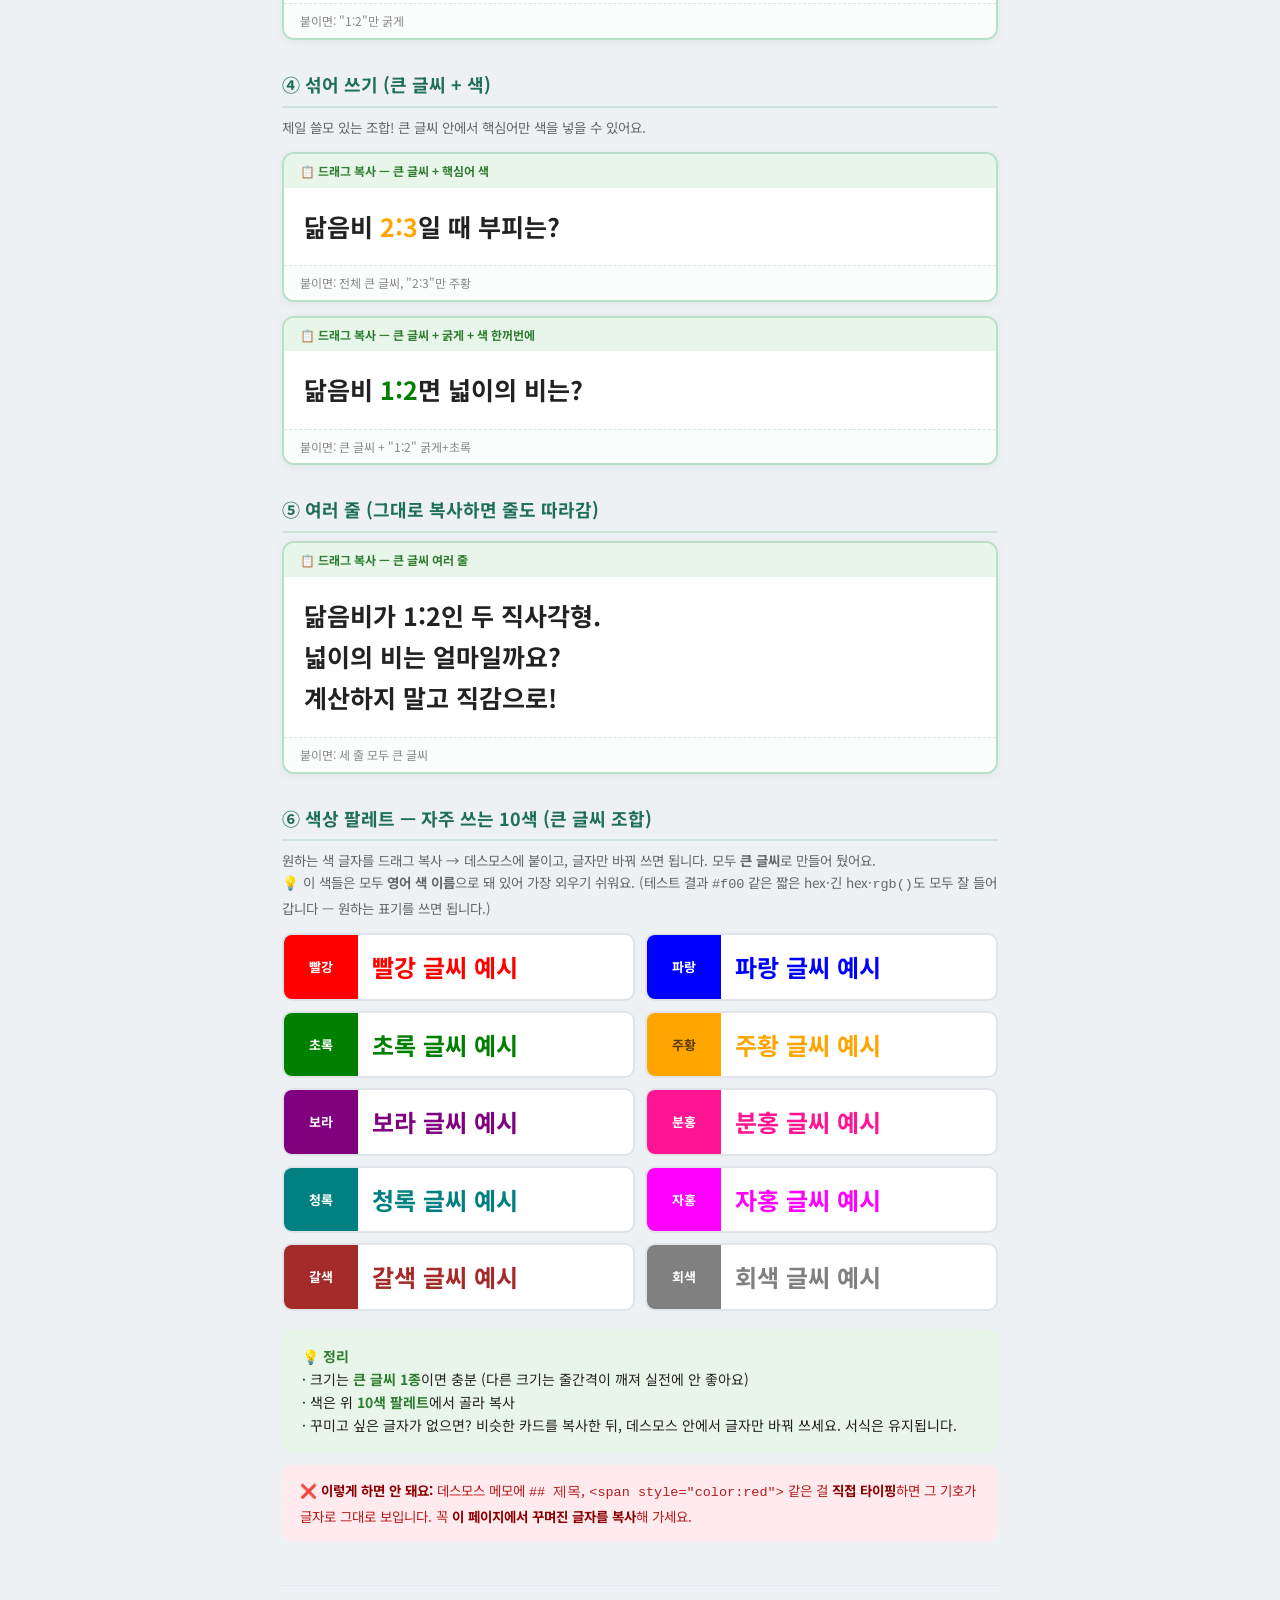
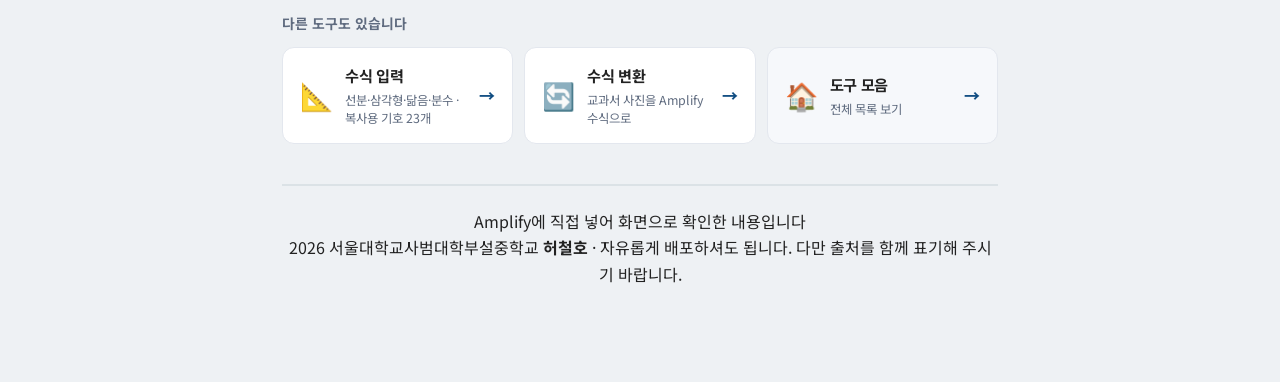
<file: text.html>
<!DOCTYPE html>
<html lang="ko">
<head>
<meta charset="UTF-8">
<meta name="viewport" content="width=device-width, initial-scale=1">
<title>데스모스 글자 꾸미기 — 복사해서 붙이세요</title>
<style>
  @import url('https://fonts.googleapis.com/css2?family=Noto+Sans+KR:wght@400;500;700;900&display=swap');
  * { box-sizing:border-box; }
  body { font-family:'Noto Sans KR',sans-serif; background:#eef1f4; color:#222; line-height:1.65; padding:30px 0 90px; margin:0;}
  .wrap { max-width:760px; margin:0 auto; padding:0 22px; }

  header.h { background:linear-gradient(120deg,#1f6f54,#2e9e76); color:#fff; border-radius:16px; padding:26px 32px; margin-bottom:18px;}
  header.h h1 { font-size:24px; font-weight:900; margin:0 0 6px;}
  header.h p { font-size:14.5px; opacity:.96; margin:0;}

  .intro { background:#fff; border-radius:13px; padding:18px 22px; margin-bottom:24px; box-shadow:0 2px 8px rgba(0,0,0,.05); font-size:14.5px;}
  .intro b { color:#1f6f54;}
  .intro .key { background:#fff8e1; border-left:4px solid #ffb300; padding:11px 15px; border-radius:0 8px 8px 0; margin-top:12px; font-size:14px;}
  .step { display:flex; gap:10px; margin-top:10px; align-items:flex-start;}
  .step .num { background:#2e9e76; color:#fff; font-weight:900; width:24px; height:24px; border-radius:50%; display:flex; align-items:center; justify-content:center; font-size:13px; flex-shrink:0; margin-top:1px;}
  .step .txt { flex:1; }

  h2.sec { font-size:18px; color:#1f6f54; margin:30px 0 8px; padding-bottom:6px; border-bottom:2px solid #cfe3d8;}
  .sec-desc { font-size:13.5px; color:#666; margin:0 0 14px;}

  /* 복사 카드 — 이 안의 글자를 드래그 복사 */
  .grab-card { background:#fff; border:2px solid #b8e0c8; border-radius:12px; margin-bottom:14px; overflow:hidden; box-shadow:0 2px 10px rgba(0,0,0,.05);}
  .grab-card .gh { background:#e8f5e9; padding:7px 16px; font-size:12px; font-weight:700; color:#2e7d32;}
  .grab-card .gbody { padding:18px 20px; }
  /* 실제 데스모스에 들어갈 모습 = 여기 그대로 렌더 (드래그 복사 대상) */
  .grab-card .gbody .p-h1 { font-size:30px; font-weight:700; margin:0;}
  .grab-card .gbody .p-h2 { font-size:25px; font-weight:700; margin:0;}
  .grab-card .gbody .p-normal { font-size:17px; margin:0;}
  .green{color:green;} .orange{color:orange;} .pink{color:deeppink;} .blue{color:blue;} .red{color:red;}
  .grab-card .note { background:#fafdfb; border-top:1px dashed #d8e8de; padding:7px 16px; font-size:12px; color:#888;}

  /* 색상 팔레트 */
  .palette { display:grid; grid-template-columns:1fr 1fr; gap:10px; }
  .pal { background:#fff; border:2px solid #e0e4e8; border-radius:10px; overflow:hidden; display:flex; align-items:stretch;}
  .pal .ph { color:#fff; font-size:13px; font-weight:700; padding:0 14px; display:flex; align-items:center; min-width:74px; justify-content:center;}
  .pal .pb { padding:12px 14px; flex:1; display:flex; align-items:center;}
  @media(max-width:620px){ .palette{grid-template-columns:1fr;} }

  .tipbox { background:#e8f5e9; border-radius:10px; padding:16px 20px; font-size:14px; margin-top:18px;}
  .tipbox b{color:#2e7d32;}
  .warn { background:#ffebee; border-radius:10px; padding:14px 18px; font-size:13.5px; margin-top:12px; color:#b71c1c;}
  .warn b{color:#8b0000;}
  a.xlink { display:flex; align-items:center; gap:15px; text-decoration:none;
  background:linear-gradient(120deg,#123c6b,#1e5fa8); color:#fff;
  border:none; border-radius:14px; padding:17px 22px; margin:0 0 20px;
  box-shadow:0 4px 14px rgba(18,60,107,.30); transition:.18s; }
a.xlink:hover { box-shadow:0 7px 22px rgba(18,60,107,.45); transform:translateY(-2px); }
.xi { flex:none; width:42px; height:42px; border-radius:11px; background:rgba(255,255,255,.19);
  color:#fff; font-size:21px; font-weight:800; display:flex; align-items:center;
  justify-content:center; letter-spacing:-1px; }
.xt { flex:1; font-size:15.5px; font-weight:600; line-height:1.45; }
.xt b { font-weight:800; }
.xt em { display:block; font-style:normal; font-size:12.5px; opacity:.82; font-weight:400; margin-top:2px; }
.xa { flex:none; background:#ffd54a; color:#123c6b; font-size:13.5px; font-weight:800;
  padding:9px 16px; border-radius:9px; white-space:nowrap; }
.ftr { text-align:center; margin:40px 0 10px; padding-top:22px; border-top:2px solid #dbe2e6; }
.ftr .fwho { font-size:15px; color:#37474f; letter-spacing:-.2px; }
.ftr .fwho b { font-weight:800; margin-left:2px; }
.ftr .fyear { color:#9aa7b0; font-weight:600; margin-right:5px; }
.ftr .fbox { margin:14px auto 0; max-width:480px; padding:11px 18px; background:#fff;
  border:1px solid #dde4e8; border-radius:9px; font-size:13px; color:#78909c; line-height:1.6; }
.home{display:inline-block;margin-top:12px;font-size:10pt;color:#0f4c81;text-decoration:none;font-weight:600;border:0}
.home:hover{text-decoration:underline}

.kbtns{display:flex;gap:8px;flex-wrap:wrap;margin-top:10px}
.kbtn{display:inline-flex;align-items:center;gap:7px;padding:9px 15px;border-radius:9px;
  text-decoration:none;font-size:10pt;font-weight:700;border:1.5px solid #e3e7ee;
  background:#fff;color:#39435c;transition:.14s}
.kbtn:hover{border-color:#0f4c81;background:#f6f9fd;transform:translateY(-1px)}
.golinks{margin:44px 0 0;padding-top:26px;border-top:1px solid #e3e7ee}
.golinks .gt{font-size:10.4pt;font-weight:700;color:#5f6b7f;margin-bottom:12px}
.golinks .gg{display:grid;grid-template-columns:repeat(3,1fr);gap:11px}
@media(max-width:760px){.golinks .gg{grid-template-columns:1fr}}
.gcard{display:flex;align-items:center;gap:12px;padding:15px 17px;border:1.6px solid #e3e7ee;
  border-radius:12px;text-decoration:none;color:inherit;background:#fff;transition:.15s}
.gcard:hover{border-color:#0f4c81;background:#f6f9fd;transform:translateY(-2px);
  box-shadow:0 5px 15px rgba(15,76,129,.10)}
.gcard .gi{font-size:20pt;line-height:1;flex:none}
.gcard .gx{flex:1;display:flex;flex-direction:column;gap:3px;min-width:0}
.gcard .gx b{font-size:11.4pt;letter-spacing:-.02em}
.gcard .gx em{font-style:normal;font-size:9.3pt;color:#5f6b7f;line-height:1.5}
.gcard .ga{color:#0f4c81;font-weight:800;font-size:12pt;flex:none}
.gcard.home2{background:#f6f8fb}
@media print{.golinks{display:none}}
</style>
</head>
<body>
<div class="wrap">

<header class="h">
  <h1>📝 데스모스 글자 꾸미기 — 복사해서 붙이세요</h1>
  <p>데스모스(Amplify) 텍스트(메모)는 글자를 잘 못 꾸밉니다. 하지만 <b>이미 꾸며진 글자를 복사해서 붙이면</b> 그대로 들어가요.</p>
  <a class="home" href="./">← 도구 모음으로</a>
</header>

<a class="xlink" href="math.html"><span class="xi">√<span class="xibar"></span></span><span class="xt"><b>수식·수학 기호</b>는 여기서 —— 선분 · 닮음 · 분수 · 각도<em>명령어 25개 + 복사용 기호 모음</em></span><span class="xa">바로가기 →</span></a>

<div class="intro">
  <b>사용법 — 딱 3단계</b>
  <div class="step"><span class="num">1</span><span class="txt">아래 카드에서 <b>꾸며진 글자를 마우스로 드래그</b>해서 복사 (Cmd+C / Ctrl+C) — <b>여러 줄·여러 색을 한 번에 긁어도 OK</b></span></div>
  <div class="step"><span class="num">2</span><span class="txt">데스모스의 <b>메모</b> 칸을 클릭하고 붙여넣기 (Cmd+V / Ctrl+V)</span></div>
  <div class="step"><span class="num">3</span><span class="txt">큰 글씨·색깔이 <b>그대로</b> 들어갑니다 ✨</span></div>
  <div class="key">
    ⚠️ <b>핵심:</b> 데스모스에 <code>#</code>이나 <code>&lt;span&gt;</code> 같은 <b>기호를 직접 타이핑하면 안 됩니다</b> (글자 그대로 나옴).
    반드시 <b>여기서 이미 꾸며진 글자를 복사</b>해 가야 서식이 따라갑니다.
  </div>
</div>

<!-- ① 큰 글씨 -->
<h2 class="sec">① 큰 글씨 (크기는 2단계뿐)</h2>
<p class="sec-desc">데스모스에서 글씨 크기는 <b>딱 2단계</b>예요. 아래 글자를 드래그 복사 → 붙이면 그 크기로 들어갑니다.</p>

<div class="grab-card">
  <div class="gh">📋 드래그 복사 — ① 가장 큰 글씨 (대제목용)</div>
  <div class="gbody"><h1 class="p-h1">닮은 도형의 넓이</h1></div>
  <div class="note">붙이면: 제일 큰 크기 · 화면 제목에 좋아요</div>
</div>

<div class="grab-card">
  <div class="gh">📋 드래그 복사 — ② 큰 글씨 (발문용 · 제일 많이 씀)</div>
  <div class="gbody"><h2 class="p-h2">넓이의 비는 얼마일까요?</h2></div>
  <div class="note">붙이면: 큰 글씨 · 발문에 딱 (여러 줄도 OK)</div>
</div>

<!-- ② 색깔 -->
<h2 class="sec">② 색깔</h2>
<p class="sec-desc">핵심 단어만 색을 넣어 강조할 수 있어요.</p>

<div class="grab-card">
  <div class="gh">📋 드래그 복사 — 핵심어만 초록</div>
  <div class="gbody"><p class="p-normal">두 도형의 <span style="color:green;font-weight:700;">넓이의 비</span>는 얼마일까요?</p></div>
  <div class="note">붙이면: "넓이의 비"만 초록색</div>
</div>

<div class="grab-card">
  <div class="gh">📋 드래그 복사 — 두 가지 색 동시에</div>
  <div class="gbody"><p class="p-normal"><span style="color:green;font-weight:700;">넓이</span>는 m²:n², &nbsp;<span style="color:deeppink;font-weight:700;">부피</span>는 m³:n³</p></div>
  <div class="note">붙이면: 넓이=초록, 부피=분홍</div>
</div>

<!-- ③ 굵게 -->
<h2 class="sec">③ 굵게</h2>
<div class="grab-card">
  <div class="gh">📋 드래그 복사 — 숫자만 굵게</div>
  <div class="gbody"><p class="p-normal">닮음비가 <b>1:2</b>인 두 직사각형</p></div>
  <div class="note">붙이면: "1:2"만 굵게</div>
</div>

<!-- ④ 섞어 쓰기 -->
<h2 class="sec">④ 섞어 쓰기 (큰 글씨 + 색)</h2>
<p class="sec-desc">제일 쓸모 있는 조합! 큰 글씨 안에서 핵심어만 색을 넣을 수 있어요.</p>

<div class="grab-card">
  <div class="gh">📋 드래그 복사 — 큰 글씨 + 핵심어 색</div>
  <div class="gbody"><h2 class="p-h2">닮음비 <span style="color:orange;">2:3</span>일 때 부피는?</h2></div>
  <div class="note">붙이면: 전체 큰 글씨, "2:3"만 주황</div>
</div>

<div class="grab-card">
  <div class="gh">📋 드래그 복사 — 큰 글씨 + 굵게 + 색 한꺼번에</div>
  <div class="gbody"><h2 class="p-h2">닮음비 <b><span style="color:green;">1:2</span></b>면 넓이의 비는?</h2></div>
  <div class="note">붙이면: 큰 글씨 + "1:2" 굵게+초록</div>
</div>

<!-- ⑤ 여러 줄 -->
<h2 class="sec">⑤ 여러 줄 (그대로 복사하면 줄도 따라감)</h2>
<div class="grab-card">
  <div class="gh">📋 드래그 복사 — 큰 글씨 여러 줄</div>
  <div class="gbody"><h2 class="p-h2">닮음비가 1:2인 두 직사각형.<br>넓이의 비는 얼마일까요?<br>계산하지 말고 직감으로!</h2></div>
  <div class="note">붙이면: 세 줄 모두 큰 글씨</div>
</div>

<!-- ⑥ 색상 팔레트 -->
<h2 class="sec">⑥ 색상 팔레트 — 자주 쓰는 10색 (큰 글씨 조합)</h2>
<p class="sec-desc">원하는 색 글자를 드래그 복사 → 데스모스에 붙이고, 글자만 바꿔 쓰면 됩니다. 모두 <b>큰 글씨</b>로 만들어 뒀어요.
<br>💡 이 색들은 모두 <b>영어 색 이름</b>으로 돼 있어 가장 외우기 쉬워요. (테스트 결과 <code>#f00</code> 같은 짧은 hex·긴 hex·<code>rgb()</code>도 모두 잘 들어갑니다 — 원하는 표기를 쓰면 됩니다.)</p>

<div class="palette">
  <div class="pal"><div class="ph" style="background:red;">빨강</div><div class="pb"><h2 class="p-h2" style="margin:0;"><span style="color:red;">빨강 글씨 예시</span></h2></div></div>
  <div class="pal"><div class="ph" style="background:blue;">파랑</div><div class="pb"><h2 class="p-h2" style="margin:0;"><span style="color:blue;">파랑 글씨 예시</span></h2></div></div>
  <div class="pal"><div class="ph" style="background:green;">초록</div><div class="pb"><h2 class="p-h2" style="margin:0;"><span style="color:green;">초록 글씨 예시</span></h2></div></div>
  <div class="pal"><div class="ph" style="background:orange; color:#5a3a00;">주황</div><div class="pb"><h2 class="p-h2" style="margin:0;"><span style="color:orange;">주황 글씨 예시</span></h2></div></div>
  <div class="pal"><div class="ph" style="background:purple;">보라</div><div class="pb"><h2 class="p-h2" style="margin:0;"><span style="color:purple;">보라 글씨 예시</span></h2></div></div>
  <div class="pal"><div class="ph" style="background:deeppink;">분홍</div><div class="pb"><h2 class="p-h2" style="margin:0;"><span style="color:deeppink;">분홍 글씨 예시</span></h2></div></div>
  <div class="pal"><div class="ph" style="background:teal;">청록</div><div class="pb"><h2 class="p-h2" style="margin:0;"><span style="color:teal;">청록 글씨 예시</span></h2></div></div>
  <div class="pal"><div class="ph" style="background:magenta;">자홍</div><div class="pb"><h2 class="p-h2" style="margin:0;"><span style="color:magenta;">자홍 글씨 예시</span></h2></div></div>
  <div class="pal"><div class="ph" style="background:brown;">갈색</div><div class="pb"><h2 class="p-h2" style="margin:0;"><span style="color:brown;">갈색 글씨 예시</span></h2></div></div>
  <div class="pal"><div class="ph" style="background:gray;">회색</div><div class="pb"><h2 class="p-h2" style="margin:0;"><span style="color:gray;">회색 글씨 예시</span></h2></div></div>
</div>

<div class="tipbox">
  <b>💡 정리</b><br>
  · 크기는 <b>큰 글씨 1종</b>이면 충분 (다른 크기는 줄간격이 깨져 실전에 안 좋아요)<br>
  · 색은 위 <b>10색 팔레트</b>에서 골라 복사<br>
  · 꾸미고 싶은 글자가 없으면? 비슷한 카드를 복사한 뒤, 데스모스 안에서 글자만 바꿔 쓰세요. 서식은 유지됩니다.
</div>
<div class="warn">
  <b>❌ 이렇게 하면 안 돼요:</b> 데스모스 메모에 <code>## 제목</code>, <code>&lt;span style="color:red"&gt;</code> 같은 걸 <b>직접 타이핑</b>하면 그 기호가 글자로 그대로 보입니다. 꼭 <b>이 페이지에서 꾸며진 글자를 복사</b>해 가세요.
</div>

<div class="golinks">
  <div class="gt">다른 도구도 있습니다</div>
  <div class="gg">
    <a class="gcard" href="math.html"><span class="gi">📐</span><span class="gx"><b>수식 입력</b><em>선분·삼각형·닮음·분수 · 복사용 기호 23개</em></span><span class="ga">→</span></a>
    <a class="gcard" href="convert.html"><span class="gi">🔄</span><span class="gx"><b>수식 변환</b><em>교과서 사진을 Amplify 수식으로</em></span><span class="ga">→</span></a>
    <a class="gcard home2" href="./"><span class="gi">🏠</span><span class="gx"><b>도구 모음</b><em>전체 목록 보기</em></span><span class="ga">→</span></a>
  </div>
</div>
<footer class="ftr">
  Amplify에 직접 넣어 화면으로 확인한 내용입니다<br>
2026 서울대학교사범대학부설중학교 <b>허철호</b> · 자유롭게 배포하셔도 됩니다. 다만 출처를 함께 표기해 주시기 바랍니다.
</footer>

</div>
</body>
</html>
</file>
<file: lib/mathquill.css>
/*
 * MathQuill v0.10.1, by Han, Jeanine, and Mary
 * http://mathquill.com | maintainers@mathquill.com
 *
 * This Source Code Form is subject to the terms of the
 * Mozilla Public License, v. 2.0. If a copy of the MPL
 * was not distributed with this file, You can obtain
 * one at http://mozilla.org/MPL/2.0/.
 */
.mq-aria-alert {
  position: absolute;
  left: -1000px;
  top: -1000px;
  width: 0px;
  height: 0px;
  text-align: left;
  overflow: hidden;
}
.mq-mathspeak {
  position: absolute;
  left: -1000px;
  top: -1000px;
  width: 0px;
  height: 0px;
  text-align: left;
  overflow: hidden;
}

.mq-editable-field {
  display: -moz-inline-box;
  display: inline-block;
}
.mq-editable-field .mq-cursor {
  border-left: 1px solid currentColor;
  margin-left: -1px;
  position: relative;
  z-index: 1;
  padding: 0;
  display: -moz-inline-box;
  display: inline-block;
}
.mq-editable-field .mq-cursor.mq-blink {
  visibility: hidden;
}
.mq-editable-field,
.mq-math-mode .mq-editable-field {
  border: 1px solid gray;
}
.mq-editable-field.mq-focused,
.mq-math-mode .mq-editable-field.mq-focused {
  -webkit-box-shadow: #8bd 0 0 1px 2px, inset #6ae 0 0 2px 0;
  -moz-box-shadow: #8bd 0 0 1px 2px, inset #6ae 0 0 2px 0;
  box-shadow: #8bd 0 0 1px 2px, inset #6ae 0 0 2px 0;
  border-color: #709ac0;
}
.mq-math-mode .mq-editable-field {
  margin: 1px;
}
.mq-editable-field .mq-latex-command-input {
  color: inherit;
  font-family: 'Courier New', monospace;
  border: 1px solid gray;
  padding-right: 1px;
  margin-right: 1px;
  margin-left: 2px;
}
.mq-editable-field .mq-latex-command-input.mq-empty {
  background: transparent;
}
.mq-editable-field .mq-latex-command-input.mq-hasCursor {
  border-color: ActiveBorder;
}
.mq-editable-field.mq-empty:after,
.mq-editable-field.mq-text-mode:after,
.mq-math-mode .mq-empty:after {
  visibility: hidden;
  content: 'c';
}
.mq-editable-field .mq-cursor:only-child:after,
.mq-editable-field .mq-textarea + .mq-cursor:last-child:after {
  visibility: hidden;
  content: 'c';
}
.mq-editable-field .mq-text-mode .mq-cursor:only-child:after {
  content: '';
}
.mq-editable-field.mq-text-mode {
  overflow-x: auto;
  overflow-y: hidden;
}
.mq-root-block,
.mq-math-mode .mq-root-block {
  display: -moz-inline-box;
  display: inline-block;
  width: 100%;
  padding: 2px;
  -webkit-box-sizing: border-box;
  -moz-box-sizing: border-box;
  box-sizing: border-box;
  white-space: nowrap;
  overflow: hidden;
  vertical-align: middle;
}
.mq-root-block .mq-digit,
.mq-math-mode .mq-root-block .mq-digit {
  display: inline-block;
  margin-left: 0.009em;
  margin-right: 0.009em;
}
.mq-root-block.mq-has-spacing-bug .mq-digit,
.mq-math-mode .mq-root-block.mq-has-spacing-bug .mq-digit {
  display: inline;
}
.mq-root-block.mq-show-grouping .mq-group-start,
.mq-math-mode .mq-root-block.mq-show-grouping .mq-group-start {
  margin-left: 0.11em;
  margin-right: -0.01em;
}
.mq-root-block.mq-show-grouping .mq-group-other,
.mq-math-mode .mq-root-block.mq-show-grouping .mq-group-other {
  margin-left: -0.01em;
  margin-right: -0.01em;
}
.mq-root-block.mq-show-grouping .mq-group-leading-1,
.mq-math-mode .mq-root-block.mq-show-grouping .mq-group-leading-1,
.mq-root-block.mq-show-grouping .mq-group-leading-2,
.mq-math-mode .mq-root-block.mq-show-grouping .mq-group-leading-2 {
  margin-left: 0;
  margin-right: -0.01em;
}
.mq-root-block.mq-show-grouping .mq-group-leading-3,
.mq-math-mode .mq-root-block.mq-show-grouping .mq-group-leading-3 {
  margin-left: 0.036em;
  margin-right: -0.01em;
}
.mq-root-block .mq-ellipsis-start,
.mq-math-mode .mq-root-block .mq-ellipsis-start {
  margin-left: 0.14em;
  margin-right: 0.009em;
}
.mq-root-block .mq-ellipsis-middle,
.mq-math-mode .mq-root-block .mq-ellipsis-middle {
  margin-left: 0.009em;
  margin-right: 0.009em;
}
.mq-root-block .mq-ellipsis-end,
.mq-math-mode .mq-root-block .mq-ellipsis-end {
  margin-left: 0.009em;
  margin-right: 0.14em;
}
.mq-math-mode {
  font-variant: normal;
  font-weight: normal;
  font-style: normal;
  font-size: 115%;
  line-height: 1;
  display: -moz-inline-box;
  display: inline-block;
}
.mq-math-mode .mq-non-leaf,
.mq-math-mode .mq-scaled {
  display: -moz-inline-box;
  display: inline-block;
}
.mq-math-mode var,
.mq-math-mode .mq-text-mode,
.mq-math-mode .mq-nonSymbola {
  font-family: 'Times New Roman', Symbola, serif;
  line-height: 0.9;
}
.mq-math-mode svg {
  fill: currentColor;
  position: absolute;
  top: 0;
  left: 0;
  width: 100%;
  height: 100%;
}
.mq-math-mode * {
  font-size: inherit;
  line-height: inherit;
  margin: 0;
  padding: 0;
  border-color: black;
  -webkit-user-select: none;
  -moz-user-select: none;
  user-select: none;
  box-sizing: border-box;
}
.mq-math-mode .mq-empty {
  background: rgba(0, 0, 0, 0.2);
}
.mq-math-mode .mq-empty.mq-root-block {
  background: transparent;
}
.mq-math-mode .mq-empty.mq-quiet-delimiter {
  background: transparent;
}
.mq-math-mode.mq-empty {
  background: transparent;
}
.mq-math-mode .mq-text-mode {
  display: inline-block;
  white-space: pre;
}
.mq-math-mode .mq-text-mode.mq-hasCursor {
  box-shadow: inset darkgray 0 0.1em 0.2em;
  padding: 0 0.1em;
  margin: 0 -0.1em;
  min-width: 1ex;
}
.mq-math-mode .mq-font {
  font: 1em 'Times New Roman', Symbola, serif;
}
.mq-math-mode .mq-font * {
  font-family: inherit;
  font-style: inherit;
}
.mq-math-mode b,
.mq-math-mode b.mq-font {
  font-weight: bolder;
}
.mq-math-mode var,
.mq-math-mode i,
.mq-math-mode i.mq-font {
  font-style: italic;
}
.mq-math-mode var.mq-f {
  margin-right: 0.2em;
  margin-left: 0.1em;
}
.mq-math-mode .mq-roman var.mq-f {
  margin: 0;
}
.mq-math-mode big {
  font-size: 200%;
}
.mq-math-mode .mq-int > big {
  display: inline-block;
  -webkit-transform: scaleX(0.7);
  -moz-transform: scaleX(0.7);
  -ms-transform: scaleX(0.7);
  -o-transform: scaleX(0.7);
  transform: scaleX(0.7);
  vertical-align: -0.16em;
}
.mq-math-mode .mq-int > .mq-supsub {
  font-size: 80%;
  vertical-align: -1.1em;
  padding-right: 0.2em;
}
.mq-math-mode .mq-int > .mq-supsub > .mq-sup > .mq-sup-inner {
  vertical-align: 1.3em;
}
.mq-math-mode .mq-int > .mq-supsub > .mq-sub {
  margin-left: -0.35em;
}
.mq-math-mode .mq-roman {
  font-style: normal;
}
.mq-math-mode .mq-sans-serif {
  font-family: sans-serif, Symbola, serif;
}
.mq-math-mode .mq-monospace {
  font-family: monospace, Symbola, serif;
}
.mq-math-mode .mq-overline {
  border-top: 1px solid;
  margin-top: 1px;
}
.mq-math-mode .mq-underline {
  border-bottom: 1px solid;
  margin-bottom: 1px;
}
.mq-math-mode .mq-binary-operator {
  padding: 0 0.2em;
  display: -moz-inline-box;
  display: inline-block;
}
.mq-math-mode .mq-supsub {
  text-align: left;
  font-size: 90%;
  vertical-align: -0.5em;
}
.mq-math-mode .mq-supsub.mq-sup-only {
  vertical-align: 0.5em;
}
.mq-math-mode .mq-supsub.mq-sup-only > .mq-sup {
  display: inline-block;
  vertical-align: text-bottom;
}
.mq-math-mode .mq-supsub .mq-sup {
  display: block;
}
.mq-math-mode .mq-supsub .mq-sub {
  display: block;
  float: left;
}
.mq-math-mode .mq-supsub .mq-binary-operator {
  padding: 0 0.1em;
}
.mq-math-mode .mq-supsub .mq-fraction {
  font-size: 70%;
}
.mq-math-mode sup.mq-nthroot {
  font-size: 80%;
  vertical-align: 0.8em;
  margin-right: -0.6em;
  margin-left: 0.2em;
  min-width: 0.5em;
}
.mq-math-mode .mq-ghost svg {
  opacity: 0.2;
}
.mq-math-mode .mq-bracket-middle {
  margin-top: 0.1em;
  margin-bottom: 0.1em;
}
.mq-math-mode .mq-bracket-l,
.mq-math-mode .mq-bracket-r {
  position: absolute;
  top: 0;
  bottom: 2px;
}
.mq-math-mode .mq-bracket-l {
  left: 0;
}
.mq-math-mode .mq-bracket-r {
  right: 0;
}
.mq-math-mode .mq-bracket-container {
  position: relative;
}
.mq-math-mode .mq-array {
  vertical-align: middle;
  text-align: center;
}
.mq-math-mode .mq-array > span {
  display: block;
}
.mq-math-mode .mq-operator-name {
  font-family: Symbola, 'Times New Roman', serif;
  line-height: 0.9;
  font-style: normal;
}
.mq-math-mode var.mq-operator-name.mq-first {
  padding-left: 0.2em;
}
.mq-math-mode var.mq-operator-name.mq-last,
.mq-math-mode .mq-supsub.mq-after-operator-name {
  padding-right: 0.2em;
}
.mq-math-mode .mq-fraction {
  font-size: 90%;
  text-align: center;
  vertical-align: -0.4em;
  padding: 0 0.2em;
}
.mq-math-mode .mq-fraction,
.mq-math-mode .mq-large-operator,
.mq-math-mode x:-moz-any-link {
  display: -moz-groupbox;
}
.mq-math-mode .mq-fraction,
.mq-math-mode .mq-large-operator,
.mq-math-mode x:-moz-any-link,
.mq-math-mode x:default {
  display: inline-block;
}
.mq-math-mode .mq-numerator,
.mq-math-mode .mq-denominator,
.mq-math-mode .mq-dot-recurring {
  display: block;
}
.mq-math-mode .mq-numerator {
  padding: 0 0.1em;
}
.mq-math-mode .mq-denominator {
  border-top: 1px solid;
  float: right;
  width: 100%;
  padding: 0.1em;
}
.mq-math-mode .mq-dot-recurring {
  text-align: center;
  height: 0.3em;
}
.mq-math-mode .mq-sqrt-prefix {
  position: absolute;
  top: 1px;
  bottom: 0.15em;
  width: 0.95em;
}
.mq-math-mode .mq-sqrt-container {
  position: relative;
}
.mq-math-mode .mq-sqrt-stem {
  border-top: 1px solid;
  margin-top: 1px;
  margin-left: 0.9em;
  padding-left: 0.15em;
  padding-right: 0.2em;
  margin-right: 0.1em;
  padding-top: 1px;
}
.mq-math-mode .mq-diacritic-above {
  display: block;
  text-align: center;
  line-height: 0.4em;
}
.mq-math-mode .mq-diacritic-stem {
  display: block;
  text-align: center;
}
.mq-math-mode .mq-hat-prefix {
  display: block;
  text-align: center;
  line-height: 0.95em;
  margin-bottom: -0.7em;
  transform: scaleX(1.5);
  -moz-transform: scaleX(1.5);
  -o-transform: scaleX(1.5);
  -webkit-transform: scaleX(1.5);
}
.mq-math-mode .mq-hat-stem {
  display: block;
}
.mq-math-mode .mq-large-operator {
  vertical-align: -0.2em;
  padding: 0.2em;
  text-align: center;
}
.mq-math-mode .mq-large-operator .mq-from,
.mq-math-mode .mq-large-operator big,
.mq-math-mode .mq-large-operator .mq-to {
  display: block;
}
.mq-math-mode .mq-large-operator .mq-from,
.mq-math-mode .mq-large-operator .mq-to {
  font-size: 80%;
}
.mq-math-mode .mq-large-operator .mq-from {
  float: right;
  /* take out of normal flow to manipulate baseline */
  width: 100%;
}
.mq-math-mode,
.mq-math-mode .mq-editable-field {
  cursor: text;
  font-family: Symbola, 'Times New Roman', serif;
}
.mq-math-mode .mq-overarc {
  border-top: 1px solid;
  -webkit-border-top-right-radius: 50% 0.3em;
  -moz-border-radius-topright: 50% 0.3em;
  border-top-right-radius: 50% 0.3em;
  -webkit-border-top-left-radius: 50% 0.3em;
  -moz-border-radius-topleft: 50% 0.3em;
  border-top-left-radius: 50% 0.3em;
  margin-top: 1px;
  padding-top: 0.15em;
}
.mq-math-mode .mq-overarrow {
  min-width: 0.5em;
  border-top: 1px solid;
  margin-top: 1px;
  padding-top: 0.2em;
  text-align: center;
  position: relative;
}
.mq-arrow-right-content {
  position: absolute;
  right: -0.1em;
  top: -0.48em;
  font-size: 0.5em;
}
.mq-arrow-left-content {
  position: absolute;
  top: -0.48em;
  left: -0.1em;
  font-size: 0.5em;
  -moz-transform: scaleX(-1);
  -o-transform: scaleX(-1);
  -webkit-transform: scaleX(-1);
  transform: scaleX(-1);
  filter: FlipH;
  -ms-filter: 'FlipH';
}
.mq-math-mode .mq-selection,
.mq-editable-field .mq-selection,
.mq-math-mode .mq-selection .mq-non-leaf,
.mq-editable-field .mq-selection .mq-non-leaf,
.mq-math-mode .mq-selection .mq-scaled,
.mq-editable-field .mq-selection .mq-scaled {
  background: #b4d5fe !important;
}
.mq-math-mode .mq-selection.mq-blur,
.mq-editable-field .mq-selection.mq-blur,
.mq-math-mode .mq-selection.mq-blur .mq-non-leaf,
.mq-editable-field .mq-selection.mq-blur .mq-non-leaf,
.mq-math-mode .mq-selection.mq-blur .mq-scaled,
.mq-editable-field .mq-selection.mq-blur .mq-scaled {
  background: #d4d4d4 !important;
  color: black;
  border-color: black;
}
html body .mq-math-mode .mq-selection .mq-nthroot-container *,
html body .mq-editable-field .mq-selection .mq-nthroot-container * {
  background: transparent !important;
}
.mq-editable-field .mq-textarea,
.mq-math-mode .mq-textarea {
  position: relative;
  -webkit-user-select: text;
  -moz-user-select: text;
  user-select: text;
}
.mq-editable-field .mq-textarea *,
.mq-math-mode .mq-textarea * {
  -webkit-user-select: text;
  -moz-user-select: text;
  user-select: text;
  position: absolute;
  clip: rect(1em 1em 1em 1em);
  -webkit-transform: scale(0);
  -moz-transform: scale(0);
  -ms-transform: scale(0);
  -o-transform: scale(0);
  transform: scale(0);
  resize: none;
  width: 1px;
  height: 1px;
  box-sizing: content-box;
}
</file>
